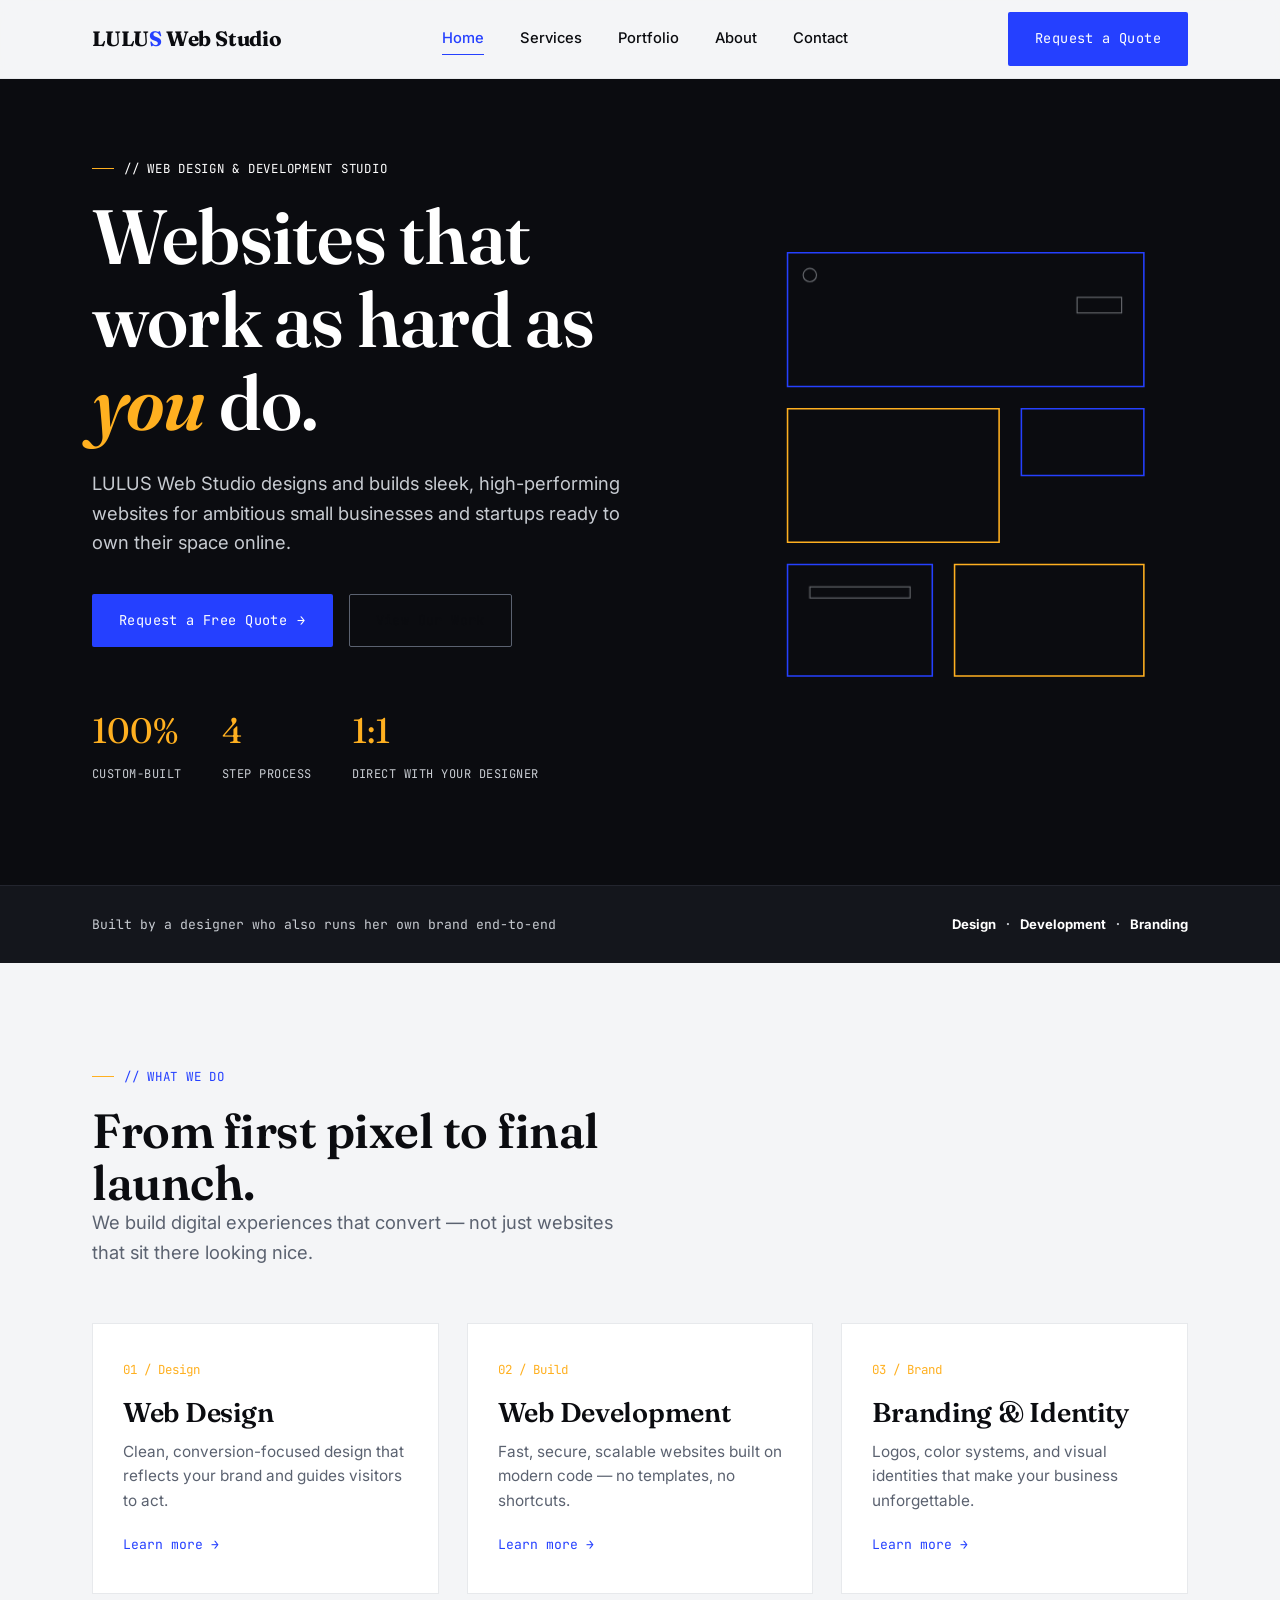
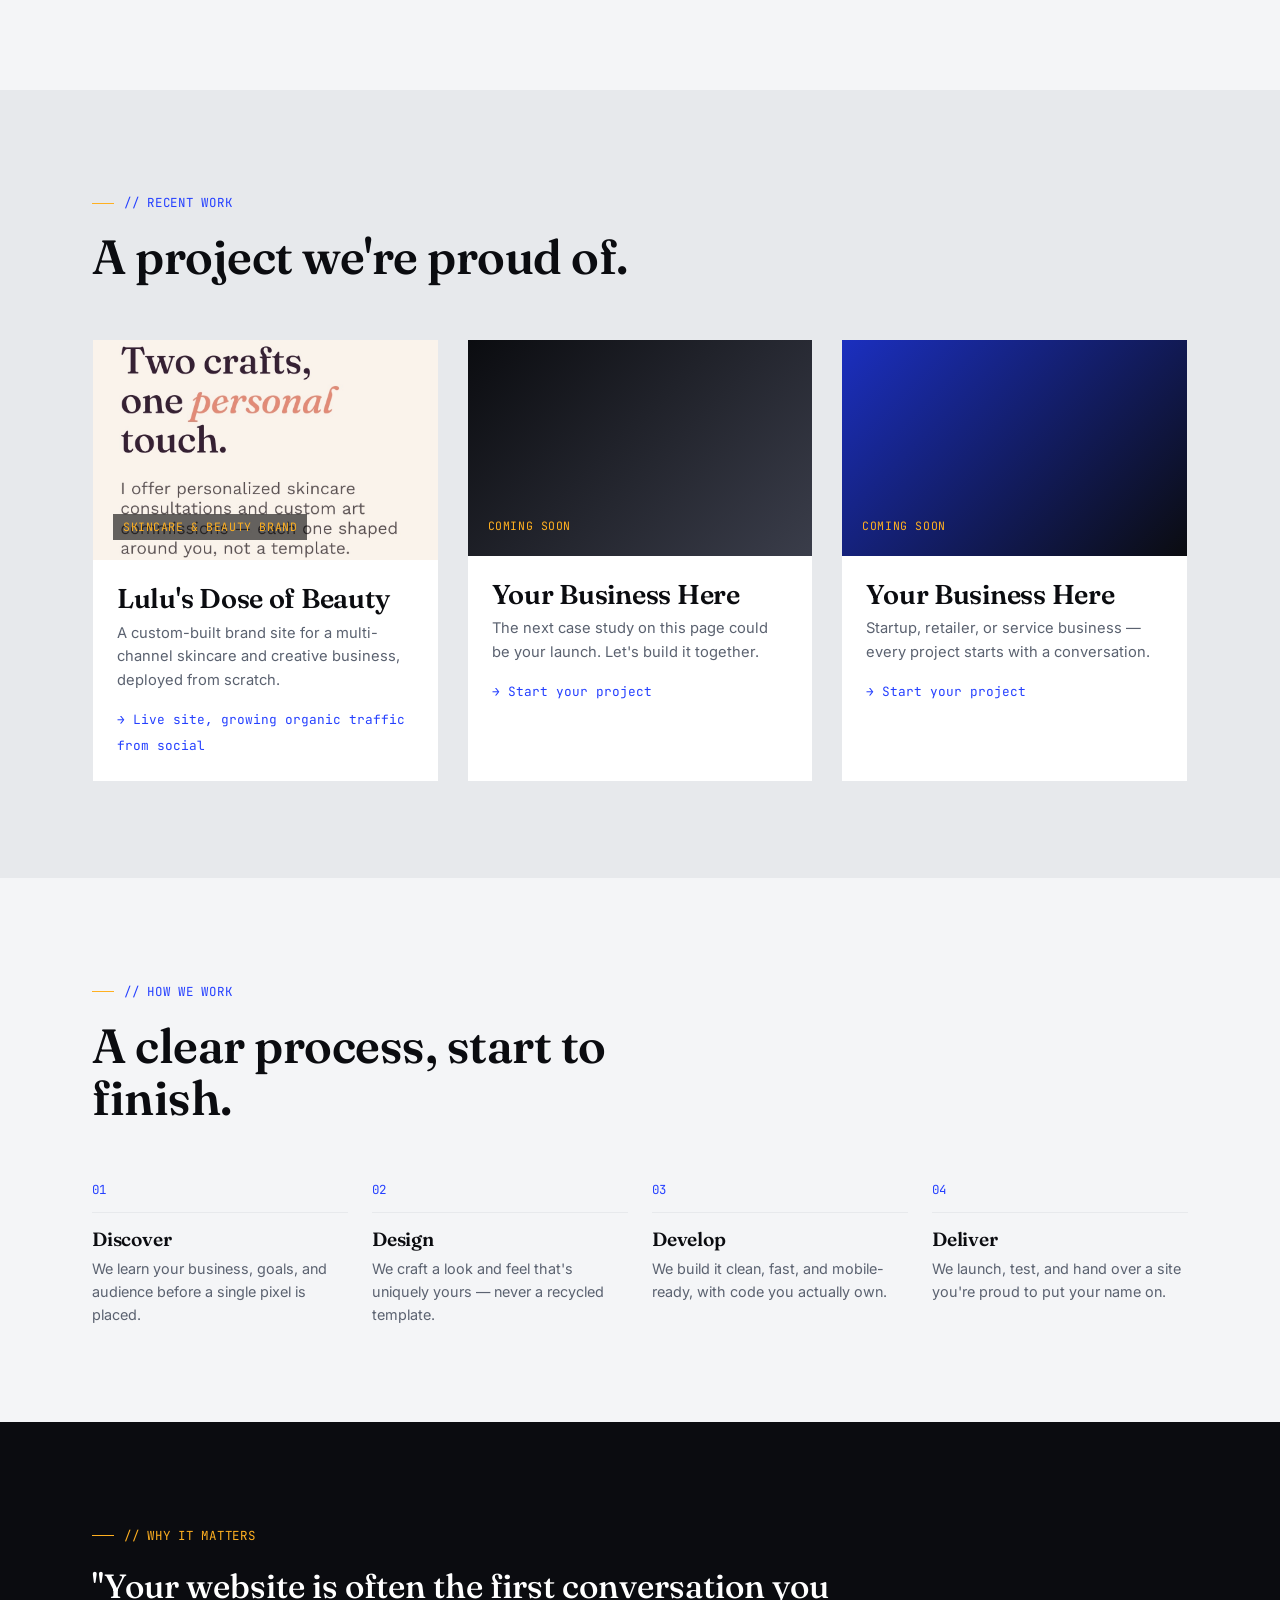
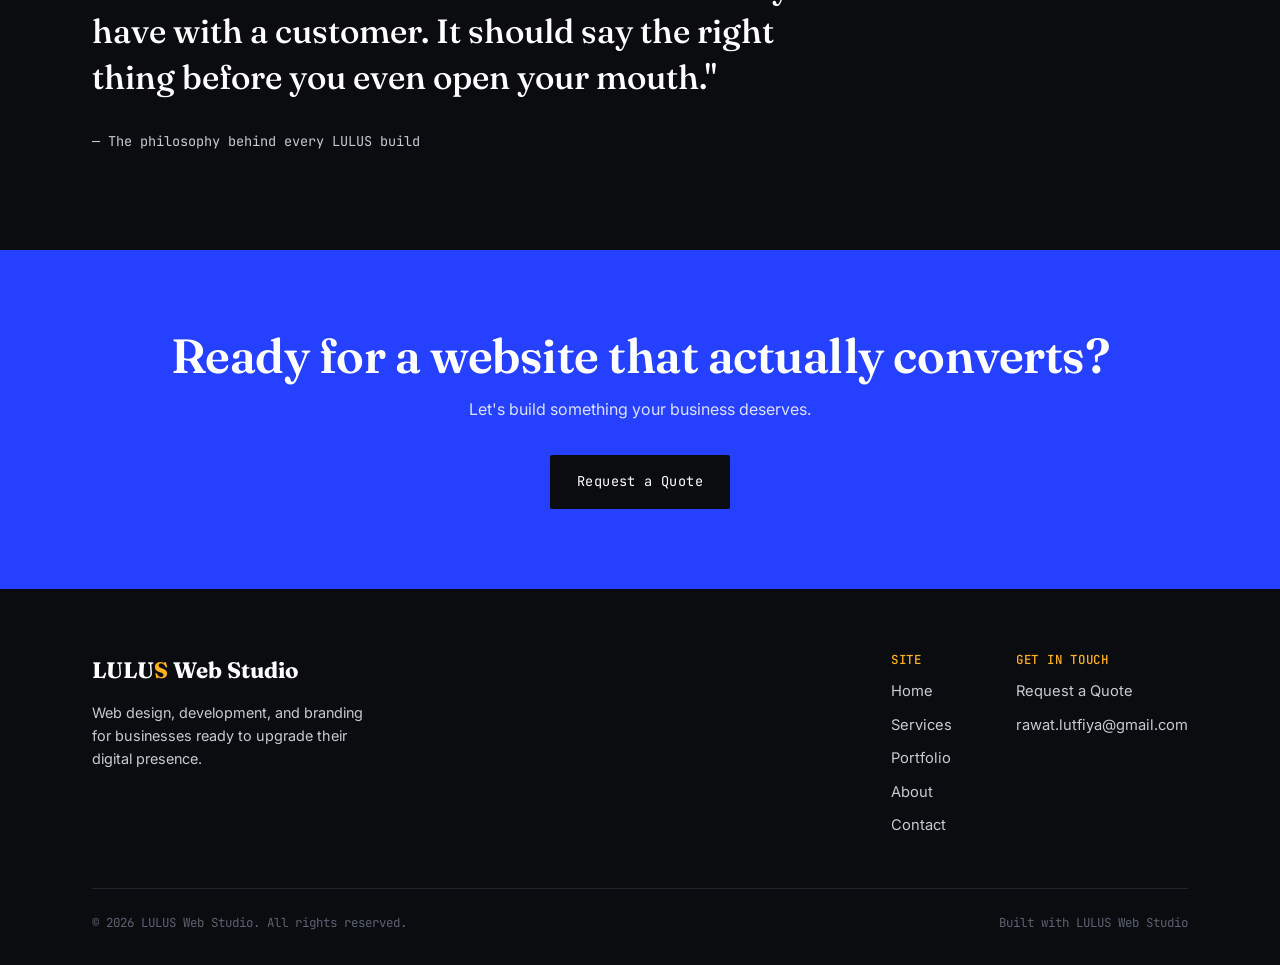
<file: index.html>
<!DOCTYPE html>
<html lang="en">
<head>
<meta charset="UTF-8">
<meta name="viewport" content="width=device-width, initial-scale=1.0">
<title>LULUS Web Studio — Websites That Work as Hard as You Do</title>
<meta name="description" content="LULUS Web Studio designs and builds sleek, high-performing websites for ambitious small businesses and startups.">
<link rel="stylesheet" href="styles.css">
</head>
<body>

<header class="site-header">
  <div class="wrap">
    <a href="index.html" class="logo">LULU<span>S</span> Web Studio</a>
    <nav class="nav-links" id="nav-links">
      <a href="index.html" aria-current="page">Home</a>
      <a href="services.html">Services</a>
      <a href="portfolio.html">Portfolio</a>
      <a href="about.html">About</a>
      <a href="contact.html">Contact</a>
      <a href="contact.html" class="btn btn-primary">Request a Quote</a>
    </nav>
    <div class="nav-cta">
      <a href="contact.html" class="btn btn-primary">Request a Quote</a>
      <button class="nav-toggle" aria-label="Toggle menu" aria-expanded="false">
        <span></span><span></span><span></span>
      </button>
    </div>
  </div>
</header>

<section class="hero">
  <div class="wrap hero-grid">
    <div>
      <p class="eyebrow on-dark">// Web Design &amp; Development Studio</p>
      <h1>Websites that work as hard as <em>you</em> do.</h1>
      <p class="lede" style="color:var(--mist); font-size:1.15rem; margin-top: 8px;">LULUS Web Studio designs and builds sleek, high-performing websites for ambitious small businesses and startups ready to own their space online.</p>
      <div class="hero-cta-row">
        <a href="contact.html" class="btn btn-primary">Request a Free Quote <span class="btn-arrow">→</span></a>
        <a href="portfolio.html" class="btn btn-ghost">View Our Work</a>
      </div>
      <div class="hero-stats">
        <div class="hero-stat">
          <span class="num">100%</span>
          <span class="label">Custom-Built</span>
        </div>
        <div class="hero-stat">
          <span class="num">4</span>
          <span class="label">Step Process</span>
        </div>
        <div class="hero-stat">
          <span class="num">1:1</span>
          <span class="label">Direct With Your Designer</span>
        </div>
      </div>
    </div>
    <div>
      <svg class="blueprint" viewBox="0 0 400 500" aria-hidden="true">
        <path d="M40 60 H360 V180 H40 Z" />
        <path class="accent" d="M40 200 H230 V320 H40 Z" />
        <path d="M250 200 H360 V260 H250 Z" />
        <path d="M40 340 H170 V440 H40 Z" />
        <path class="accent" d="M190 340 H360 V440 H190 Z" />
        <circle cx="60" cy="80" r="6" />
        <rect x="300" y="100" width="40" height="14" />
        <rect x="60" y="360" width="90" height="10" />
      </svg>
    </div>
  </div>
</section>

<div class="trust-bar">
  <div class="wrap trust-row">
    <span class="stat">Built by a designer who also runs her own brand end-to-end</span>
    <span class="stat"><strong>Design</strong> · <strong>Development</strong> · <strong>Branding</strong></span>
  </div>
</div>

<section>
  <div class="wrap">
    <div class="section-head">
      <p class="eyebrow">// What We Do</p>
      <h2>From first pixel to final launch.</h2>
      <p class="lede">We build digital experiences that convert — not just websites that sit there looking nice.</p>
    </div>
    <div class="grid-3">
      <div class="service-card">
        <span class="idx">01 / Design</span>
        <h3>Web Design</h3>
        <p>Clean, conversion-focused design that reflects your brand and guides visitors to act.</p>
        <a href="services.html" class="link">Learn more →</a>
      </div>
      <div class="service-card">
        <span class="idx">02 / Build</span>
        <h3>Web Development</h3>
        <p>Fast, secure, scalable websites built on modern code — no templates, no shortcuts.</p>
        <a href="services.html" class="link">Learn more →</a>
      </div>
      <div class="service-card">
        <span class="idx">03 / Brand</span>
        <h3>Branding &amp; Identity</h3>
        <p>Logos, color systems, and visual identities that make your business unforgettable.</p>
        <a href="services.html" class="link">Learn more →</a>
      </div>
    </div>
  </div>
</section>

<section class="on-paper-dim">
  <div class="wrap">
    <div class="section-head">
      <p class="eyebrow">// Recent Work</p>
      <h2>A project we're proud of.</h2>
    </div>
    <div class="grid-3">
      <div class="work-card">
       <div class="work-thumb" style="min-height:220px; background-image:url('Screenshot_20260711_111649_com_android_chrome_ChromeTabbedActivity_edit_65649254772296.jpg'); background-size:cover; background-position:center center;"><span class="tag" style="background:rgba(0,0,0,0.6); padding:4px 10px;">Skincare &amp; Beauty Brand</span></div>
        <div class="work-body">
          <h3>Lulu's Dose of Beauty</h3>
          <p>A custom-built brand site for a multi-channel skincare and creative business, deployed from scratch.</p>
          <span class="work-result">→ Live site, growing organic traffic from social</span>
        </div>
      </div>
      <div class="work-card">
        <div class="work-thumb" style="background:linear-gradient(135deg, var(--ink) 0%, #3A3D4A 100%);"><span class="tag">Coming Soon</span></div>
        <div class="work-body">
          <h3>Your Business Here</h3>
          <p>The next case study on this page could be your launch. Let's build it together.</p>
          <a href="contact.html" class="work-result">→ Start your project</a>
        </div>
      </div>
      <div class="work-card">
        <div class="work-thumb" style="background:linear-gradient(135deg, var(--cobalt-dim) 0%, var(--ink) 100%);"><span class="tag">Coming Soon</span></div>
        <div class="work-body">
          <h3>Your Business Here</h3>
          <p>Startup, retailer, or service business — every project starts with a conversation.</p>
          <a href="contact.html" class="work-result">→ Start your project</a>
        </div>
      </div>
    </div>
  </div>
</section>

<section>
  <div class="wrap">
    <div class="section-head">
      <p class="eyebrow">// How We Work</p>
      <h2>A clear process, start to finish.</h2>
    </div>
    <div class="process-row">
      <div class="process-step">
        <span class="idx">01</span>
        <h3>Discover</h3>
        <p>We learn your business, goals, and audience before a single pixel is placed.</p>
      </div>
      <div class="process-step">
        <span class="idx">02</span>
        <h3>Design</h3>
        <p>We craft a look and feel that's uniquely yours — never a recycled template.</p>
      </div>
      <div class="process-step">
        <span class="idx">03</span>
        <h3>Develop</h3>
        <p>We build it clean, fast, and mobile-ready, with code you actually own.</p>
      </div>
      <div class="process-step">
        <span class="idx">04</span>
        <h3>Deliver</h3>
        <p>We launch, test, and hand over a site you're proud to put your name on.</p>
      </div>
    </div>
  </div>
</section>

<section class="on-dark">
  <div class="wrap">
    <p class="eyebrow on-dark">// Why It Matters</p>
    <div class="testimonial-block">
      <blockquote>"Your website is often the first conversation you have with a customer. It should say the right thing before you even open your mouth."</blockquote>
      <cite>— The philosophy behind every LULUS build</cite>
    </div>
  </div>
</section>

<section class="cta-banner">
  <div class="wrap">
    <h2>Ready for a website that actually converts?</h2>
    <p>Let's build something your business deserves.</p>
    <a href="contact.html" class="btn btn-primary">Request a Quote</a>
  </div>
</section>

<footer class="site-footer">
  <div class="wrap">
    <div class="footer-top">
      <div>
        <div class="footer-logo">LULU<span>S</span> Web Studio</div>
        <p style="max-width:32ch; font-size:0.9rem;">Web design, development, and branding for businesses ready to upgrade their digital presence.</p>
      </div>
      <div class="footer-cols">
        <div class="footer-col">
          <h4>Site</h4>
          <a href="index.html">Home</a>
          <a href="services.html">Services</a>
          <a href="portfolio.html">Portfolio</a>
          <a href="about.html">About</a>
          <a href="contact.html">Contact</a>
        </div>
        <div class="footer-col">
          <h4>Get in Touch</h4>
          <a href="contact.html">Request a Quote</a>
          <p>rawat.lutfiya@gmail.com</p>
        </div>
      </div>
    </div>
    <div class="footer-bottom">
      <span>© 2026 LULUS Web Studio. All rights reserved.</span>
      <span>Built with LULUS Web Studio</span>
    </div>
  </div>
</footer>

<script src="script.js"></script>
</body>
</html>
</file>
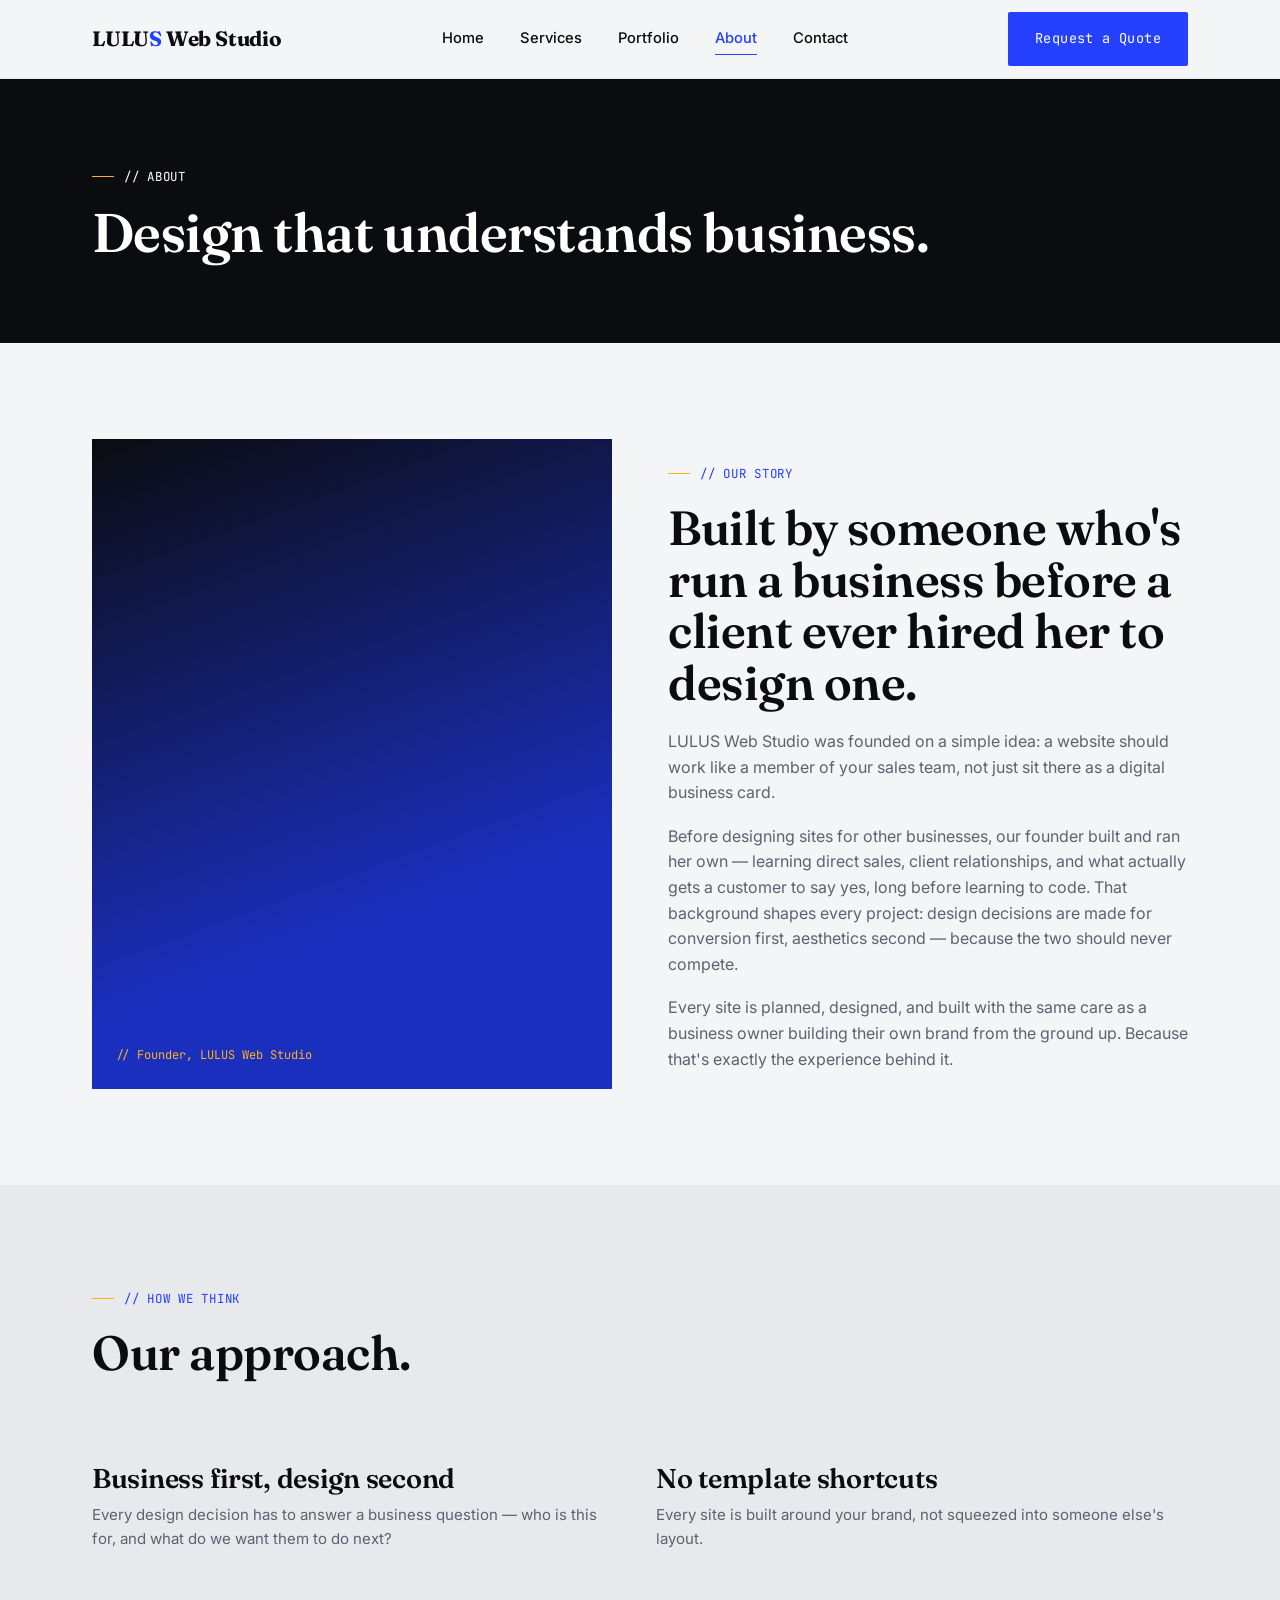
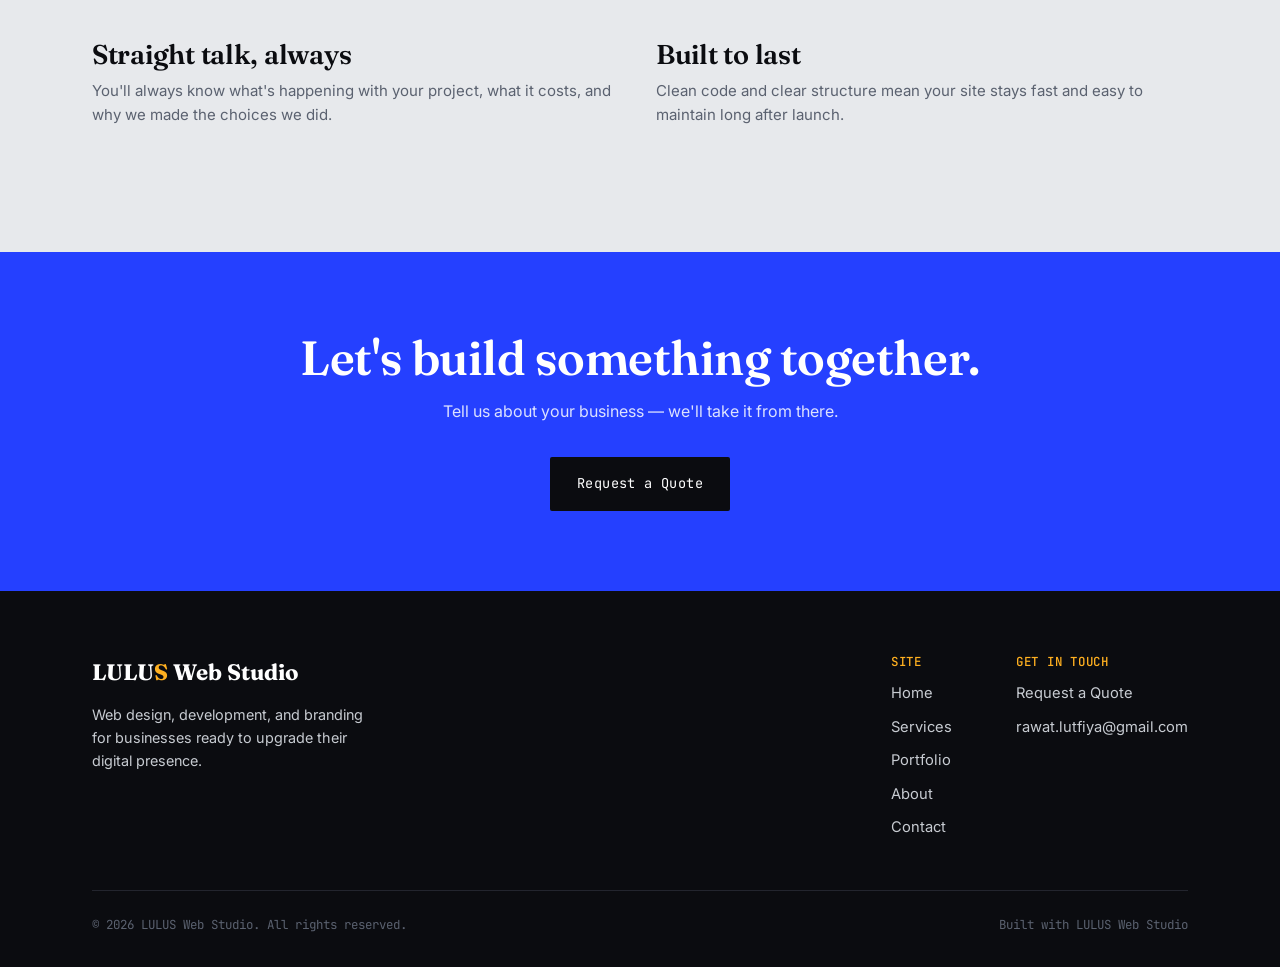
<file: about.html>
<!DOCTYPE html>
<html lang="en">
<head>
<meta charset="UTF-8">
<meta name="viewport" content="width=device-width, initial-scale=1.0">
<title>About — LULUS Web Studio</title>
<meta name="description" content="Meet LULUS Web Studio — a design and development studio built for small businesses ready to invest in their digital presence.">
<link rel="stylesheet" href="styles.css">
</head>
<body>

<header class="site-header">
  <div class="wrap">
    <a href="index.html" class="logo">LULU<span>S</span> Web Studio</a>
    <nav class="nav-links" id="nav-links">
      <a href="index.html">Home</a>
      <a href="services.html">Services</a>
      <a href="portfolio.html">Portfolio</a>
      <a href="about.html" aria-current="page">About</a>
      <a href="contact.html">Contact</a>
      <a href="contact.html" class="btn btn-primary">Request a Quote</a>
    </nav>
    <div class="nav-cta">
      <a href="contact.html" class="btn btn-primary">Request a Quote</a>
      <button class="nav-toggle" aria-label="Toggle menu" aria-expanded="false">
        <span></span><span></span><span></span>
      </button>
    </div>
  </div>
</header>

<section class="page-intro">
  <div class="wrap">
    <p class="eyebrow on-dark">// About</p>
    <h1>Design that understands business.</h1>
  </div>
</section>

<section>
  <div class="wrap about-hero">
    <div class="about-portrait">
      <span>// Founder, LULUS Web Studio</span>
    </div>
    <div>
      <p class="eyebrow">// Our Story</p>
      <h2 style="margin-bottom:20px;">Built by someone who's run a business before a client ever hired her to design one.</h2>
      <p style="color:var(--slate); margin-bottom:18px;">LULUS Web Studio was founded on a simple idea: a website should work like a member of your sales team, not just sit there as a digital business card.</p>
      <p style="color:var(--slate); margin-bottom:18px;">Before designing sites for other businesses, our founder built and ran her own — learning direct sales, client relationships, and what actually gets a customer to say yes, long before learning to code. That background shapes every project: design decisions are made for conversion first, aesthetics second — because the two should never compete.</p>
      <p style="color:var(--slate);">Every site is planned, designed, and built with the same care as a business owner building their own brand from the ground up. Because that's exactly the experience behind it.</p>
    </div>
  </div>
</section>

<section class="on-paper-dim">
  <div class="wrap">
    <div class="section-head">
      <p class="eyebrow">// How We Think</p>
      <h2>Our approach.</h2>
    </div>
    <div class="value-list">
      <div class="value-item">
        <h3>Business first, design second</h3>
        <p>Every design decision has to answer a business question — who is this for, and what do we want them to do next?</p>
      </div>
      <div class="value-item">
        <h3>No template shortcuts</h3>
        <p>Every site is built around your brand, not squeezed into someone else's layout.</p>
      </div>
      <div class="value-item">
        <h3>Straight talk, always</h3>
        <p>You'll always know what's happening with your project, what it costs, and why we made the choices we did.</p>
      </div>
      <div class="value-item">
        <h3>Built to last</h3>
        <p>Clean code and clear structure mean your site stays fast and easy to maintain long after launch.</p>
      </div>
    </div>
  </div>
</section>

<section class="cta-banner">
  <div class="wrap">
    <h2>Let's build something together.</h2>
    <p>Tell us about your business — we'll take it from there.</p>
    <a href="contact.html" class="btn btn-primary">Request a Quote</a>
  </div>
</section>

<footer class="site-footer">
  <div class="wrap">
    <div class="footer-top">
      <div>
        <div class="footer-logo">LULU<span>S</span> Web Studio</div>
        <p style="max-width:32ch; font-size:0.9rem;">Web design, development, and branding for businesses ready to upgrade their digital presence.</p>
      </div>
      <div class="footer-cols">
        <div class="footer-col">
          <h4>Site</h4>
          <a href="index.html">Home</a>
          <a href="services.html">Services</a>
          <a href="portfolio.html">Portfolio</a>
          <a href="about.html">About</a>
          <a href="contact.html">Contact</a>
        </div>
        <div class="footer-col">
          <h4>Get in Touch</h4>
          <a href="contact.html">Request a Quote</a>
          <p>rawat.lutfiya@gmail.com</p>
        </div>
      </div>
    </div>
    <div class="footer-bottom">
      <span>© 2026 LULUS Web Studio. All rights reserved.</span>
      <span>Built with LULUS Web Studio</span>
    </div>
  </div>
</footer>

<script src="script.js"></script>
</body>
</html>
</file>
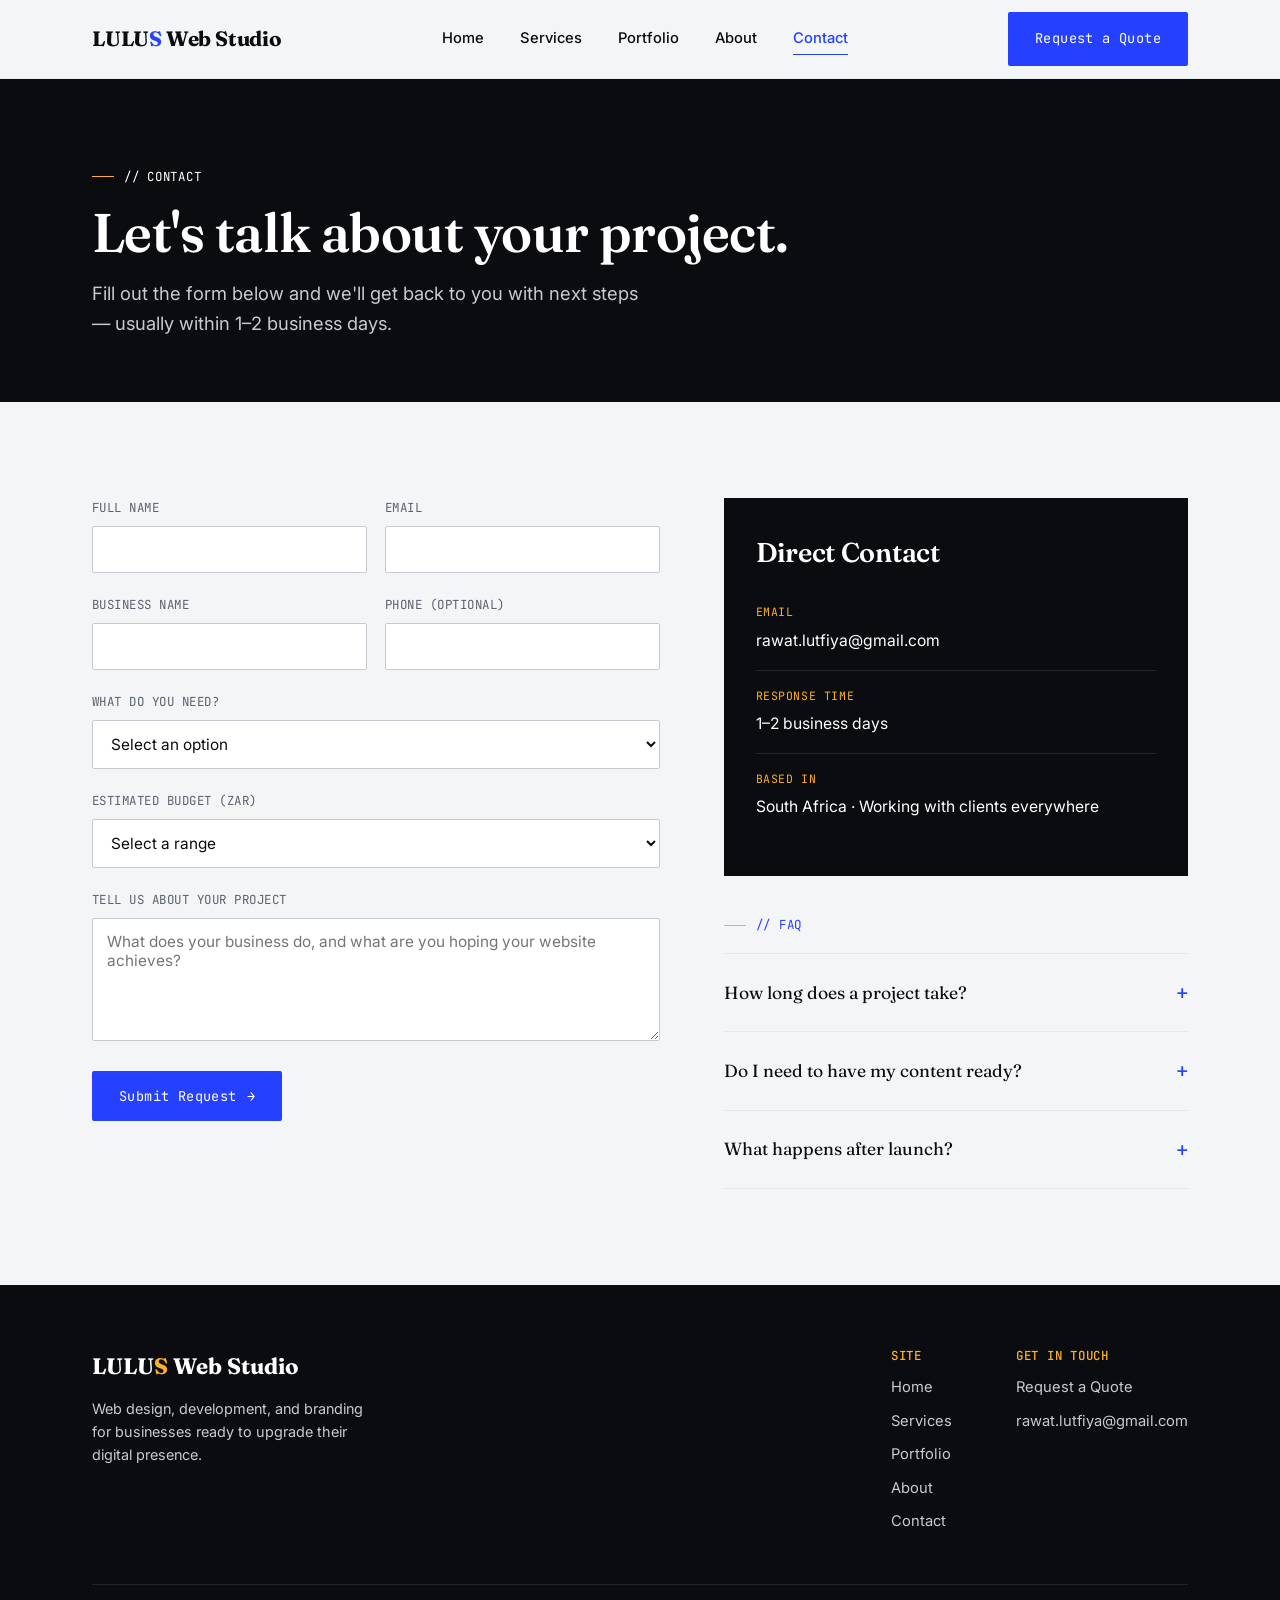
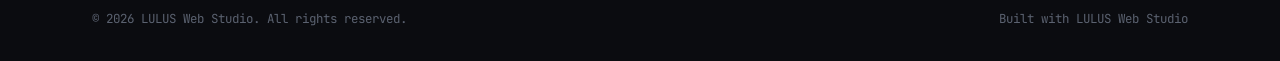
<file: contact.html>
<!DOCTYPE html>
<html lang="en">
<head>
<meta charset="UTF-8">
<meta name="viewport" content="width=device-width, initial-scale=1.0">
<title>Contact — LULUS Web Studio</title>
<meta name="description" content="Request a quote from LULUS Web Studio — tell us about your project and get a scoped proposal.">
<link rel="stylesheet" href="styles.css">
</head>
<body>

<header class="site-header">
  <div class="wrap">
    <a href="index.html" class="logo">LULU<span>S</span> Web Studio</a>
    <nav class="nav-links" id="nav-links">
      <a href="index.html">Home</a>
      <a href="services.html">Services</a>
      <a href="portfolio.html">Portfolio</a>
      <a href="about.html">About</a>
      <a href="contact.html" aria-current="page">Contact</a>
      <a href="contact.html" class="btn btn-primary">Request a Quote</a>
    </nav>
    <div class="nav-cta">
      <a href="contact.html" class="btn btn-primary">Request a Quote</a>
      <button class="nav-toggle" aria-label="Toggle menu" aria-expanded="false">
        <span></span><span></span><span></span>
      </button>
    </div>
  </div>
</header>

<section class="page-intro">
  <div class="wrap">
    <p class="eyebrow on-dark">// Contact</p>
    <h1>Let's talk about your project.</h1>
    <p class="lede" style="color:var(--mist);">Fill out the form below and we'll get back to you with next steps — usually within 1–2 business days.</p>
  </div>
</section>

<section>
  <div class="wrap contact-layout">
    <div>
      <div class="form-success" id="form-success">
        <strong>Thanks — your request is in.</strong> We'll be in touch within 1–2 business days to talk next steps.
      </div>

      <div class="form-error" id="form-error" style="display:none; background:#FDECEC; border-left:3px solid #D64545; padding:16px 20px; font-size:0.9rem; margin-bottom:22px;">
        Something went wrong sending your request — please try again, or email us directly at <a href="mailto:hello@lulusweb.studio">hello@lulusweb.studio</a>.
      </div>

      <form id="quote-form" action="https://formspree.io/f/mlgyqqkj" method="POST">
        <div class="form-row">
          <div class="form-group">
            <label for="name">Full Name</label>
            <input type="text" id="name" name="name" required>
          </div>
          <div class="form-group">
            <label for="email">Email</label>
            <input type="email" id="email" name="email" required>
          </div>
        </div>

        <div class="form-row">
          <div class="form-group">
            <label for="business">Business Name</label>
            <input type="text" id="business" name="business">
          </div>
          <div class="form-group">
            <label for="phone">Phone (optional)</label>
            <input type="tel" id="phone" name="phone">
          </div>
        </div>

        <div class="form-group">
          <label for="service">What do you need?</label>
          <select id="service" name="service" required>
            <option value="">Select an option</option>
            <option>New Website (Starter)</option>
            <option>New Website (Standard)</option>
            <option>New Website (Premium)</option>
            <option>Branding &amp; Identity Only</option>
            <option>Ongoing Support / Retainer</option>
            <option>Not Sure Yet</option>
          </select>
        </div>

        <div class="form-group">
          <label for="budget">Estimated Budget (ZAR)</label>
          <select id="budget" name="budget">
            <option value="">Select a range</option>
            <option>Under R5,000</option>
            <option>R5,000 – R15,000</option>
            <option>R15,000 – R30,000</option>
            <option>R30,000+</option>
            <option>Not sure yet</option>
          </select>
        </div>

        <div class="form-group">
          <label for="message">Tell us about your project</label>
          <textarea id="message" name="message" rows="5" placeholder="What does your business do, and what are you hoping your website achieves?" required></textarea>
        </div>

        <button type="submit" class="btn btn-primary" id="quote-submit-btn">Submit Request <span class="btn-arrow">→</span></button>
      </form>
    </div>

    <div>
      <div class="contact-info-card">
        <h3>Direct Contact</h3>
        <div class="info-row">
          <span class="label">Email</span>
          <a href="mailto:rawat.lutfiya@gmail.com">rawat.lutfiya@gmail.com</a> 
        </div>
        <div class="info-row">
          <span class="label">Response Time</span>
          <span>1–2 business days</span>
        </div>
        <div class="info-row">
          <span class="label">Based In</span>
          <span>South Africa · Working with clients everywhere</span>
        </div>
      </div>

      <div style="margin-top:32px;">
        <p class="eyebrow">// FAQ</p>
        <div class="faq-item">
          <details>
            <summary>How long does a project take?</summary>
            <p>Most Starter and Standard sites take 2–4 weeks from kickoff to launch, depending on how quickly content and feedback come back.</p>
          </details>
        </div>
        <div class="faq-item">
          <details>
            <summary>Do I need to have my content ready?</summary>
            <p>No — we can guide you through what's needed, and offer copywriting support as part of Premium packages.</p>
          </details>
        </div>
        <div class="faq-item">
          <details>
            <summary>What happens after launch?</summary>
            <p>You own your site outright. If you'd like ongoing updates and support, monthly retainer plans are available.</p>
          </details>
        </div>
      </div>
    </div>
  </div>
</section>

<footer class="site-footer">
  <div class="wrap">
    <div class="footer-top">
      <div>
        <div class="footer-logo">LULU<span>S</span> Web Studio</div>
        <p style="max-width:32ch; font-size:0.9rem;">Web design, development, and branding for businesses ready to upgrade their digital presence.</p>
      </div>
      <div class="footer-cols">
        <div class="footer-col">
          <h4>Site</h4>
          <a href="index.html">Home</a>
          <a href="services.html">Services</a>
          <a href="portfolio.html">Portfolio</a>
          <a href="about.html">About</a>
          <a href="contact.html">Contact</a>
        </div>
        <div class="footer-col">
          <h4>Get in Touch</h4>
          <a href="contact.html">Request a Quote</a>
          <p>rawat.lutfiya@gmail.com</p>
        </div>
      </div>
    </div>
    <div class="footer-bottom">
      <span>© 2026 LULUS Web Studio. All rights reserved.</span>
      <span>Built with LULUS Web Studio</span>
    </div>
  </div>
</footer>

<script src="script.js"></script>
</body>
</html>
</file>
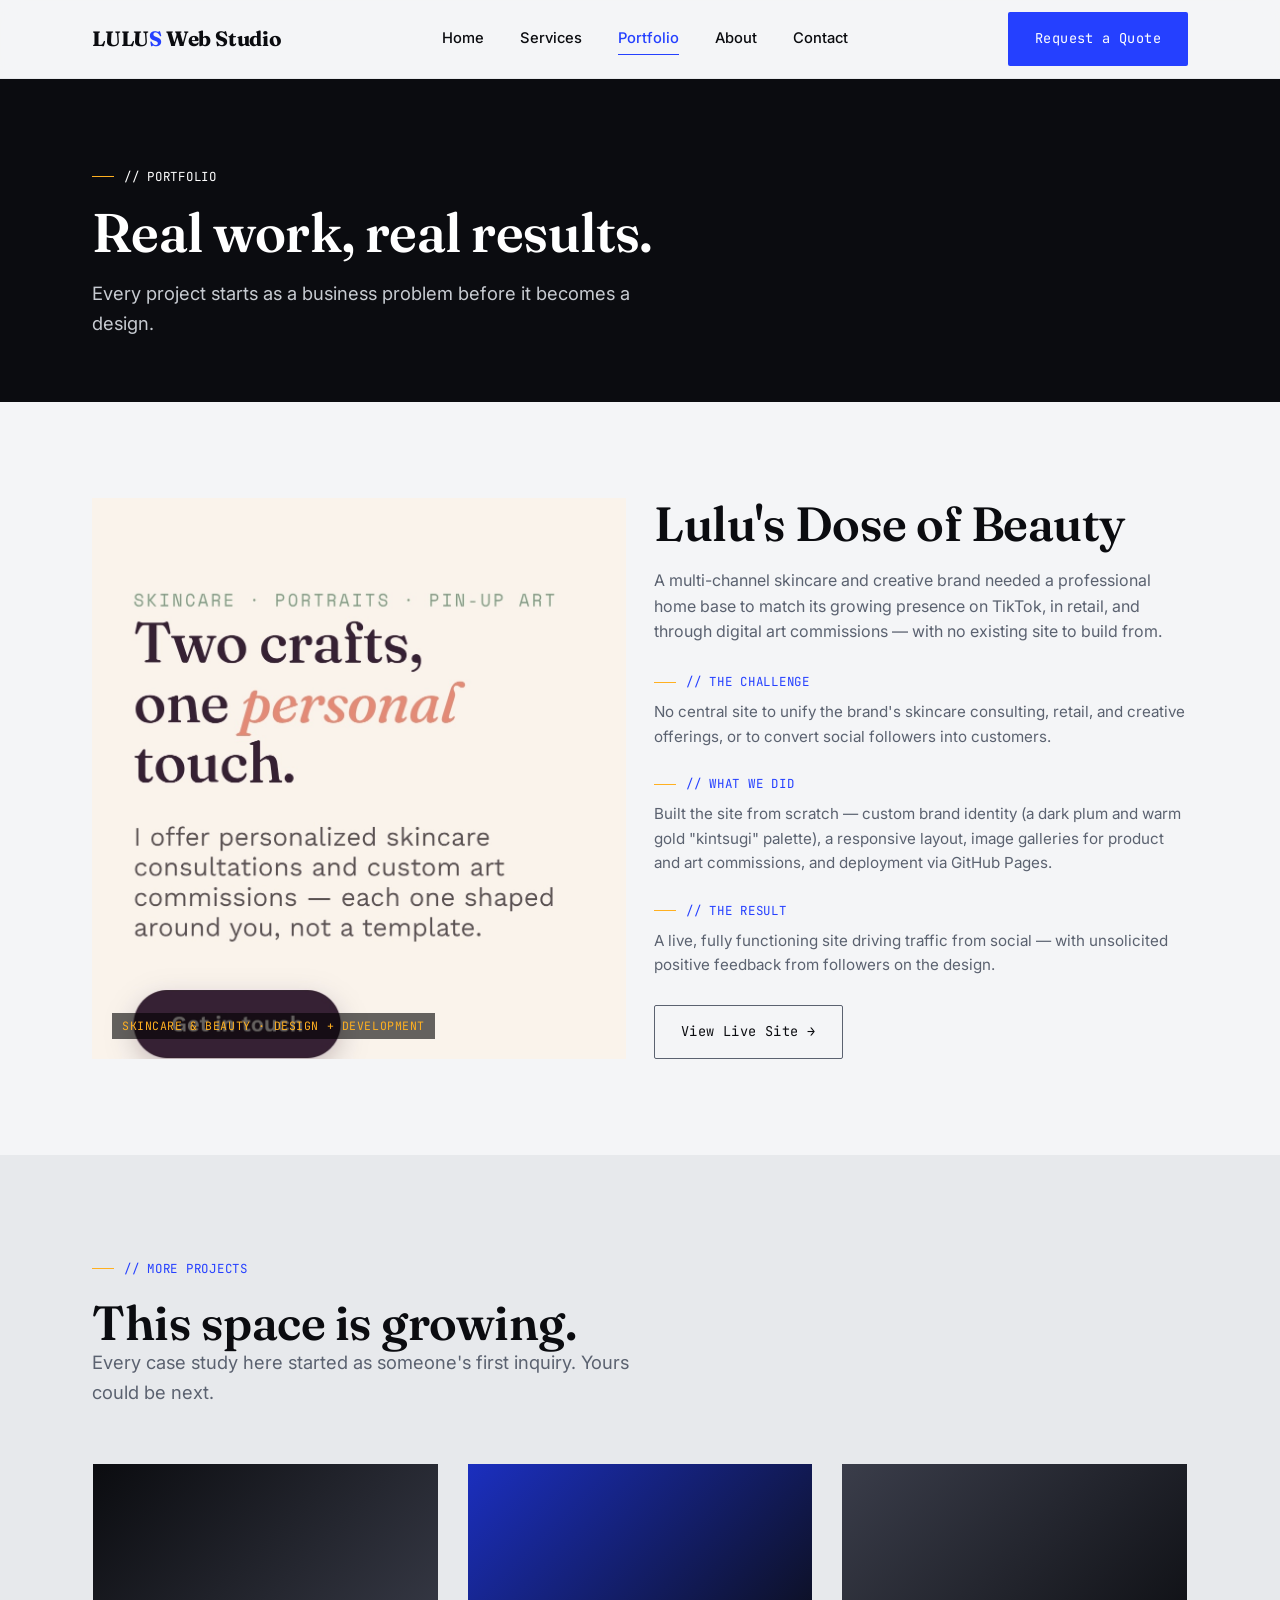
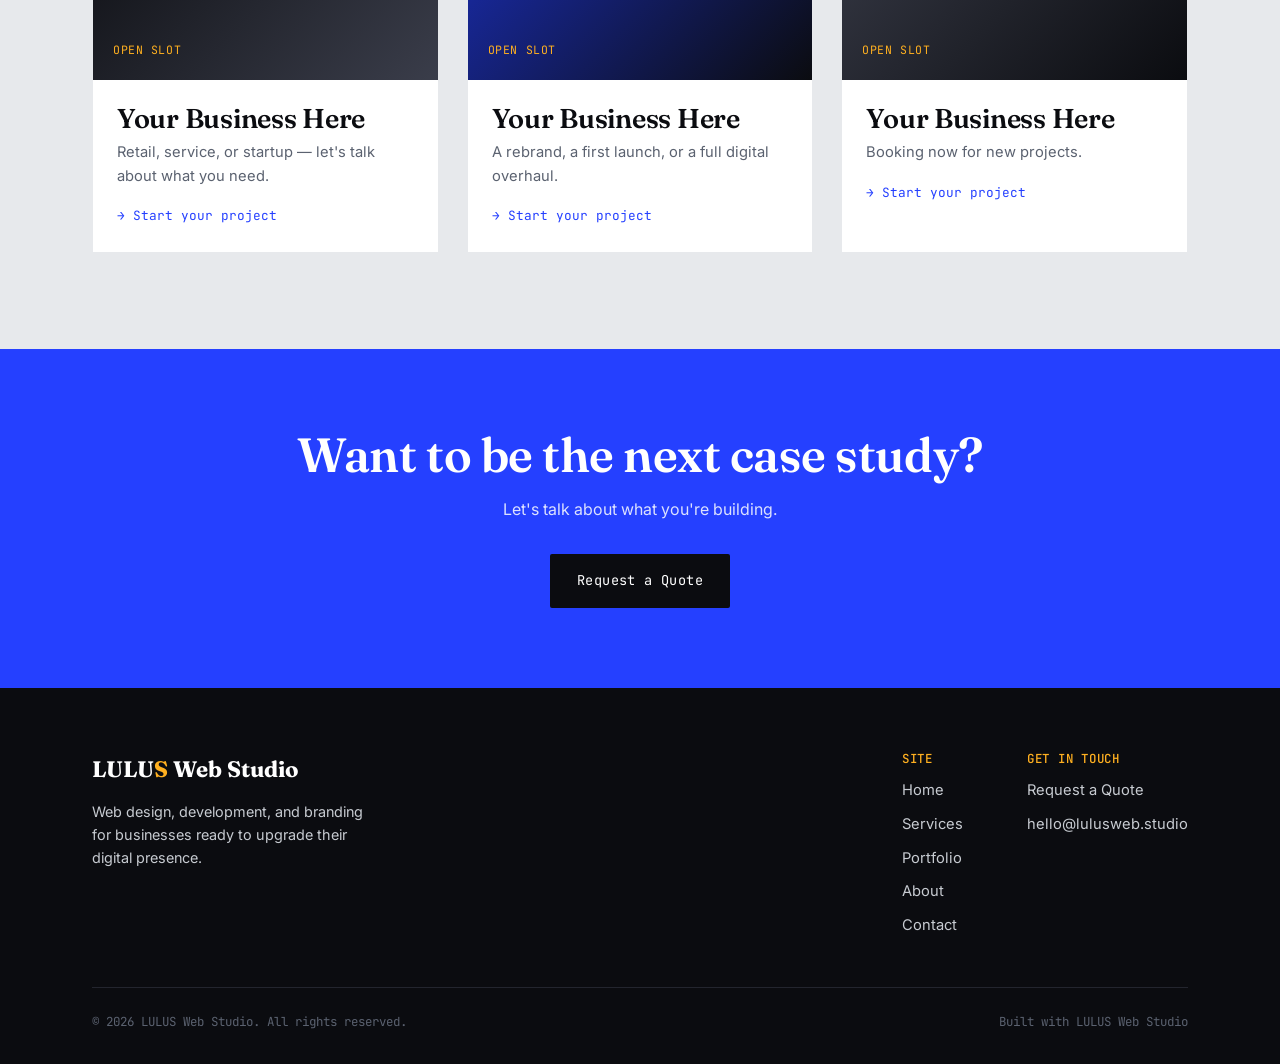
<file: portfolio.html>
<!DOCTYPE html>
<html lang="en">
<head>
<meta charset="UTF-8">
<meta name="viewport" content="width=device-width, initial-scale=1.0">
<title>Portfolio — LULUS Web Studio</title>
<meta name="description" content="Case studies and recent work from LULUS Web Studio.">
<link rel="stylesheet" href="styles.css">
</head>
<body>

<header class="site-header">
  <div class="wrap">
    <a href="index.html" class="logo">LULU<span>S</span> Web Studio</a>
    <nav class="nav-links" id="nav-links">
      <a href="index.html">Home</a>
      <a href="services.html">Services</a>
      <a href="portfolio.html" aria-current="page">Portfolio</a>
      <a href="about.html">About</a>
      <a href="contact.html">Contact</a>
      <a href="contact.html" class="btn btn-primary">Request a Quote</a>
    </nav>
    <div class="nav-cta">
      <a href="contact.html" class="btn btn-primary">Request a Quote</a>
      <button class="nav-toggle" aria-label="Toggle menu" aria-expanded="false">
        <span></span><span></span><span></span>
      </button>
    </div>
  </div>
</header>

<section class="page-intro">
  <div class="wrap">
    <p class="eyebrow on-dark">// Portfolio</p>
    <h1>Real work, real results.</h1>
    <p class="lede" style="color:var(--mist);">Every project starts as a business problem before it becomes a design.</p>
  </div>
</section>

<section>
  <div class="wrap">
    <div class="grid-2" style="align-items:stretch;">
      <div class="work-thumb" style="aspect-ratio:auto; min-height:220px; align-items:flex-end;background-image:url('Screenshot_20260711_111649_com_android_chrome_ChromeTabbedActivity_edit_65649254772296.jpg'); background-size:cover; background-position:center center;">
        <span class="tag" style="background:rgba(0,0,0,0.6); padding:4px 10px;">Skincare &amp; Beauty · Design + Development</span>
      </div>
      <div>
        <h2 style="margin-bottom:18px;">Lulu's Dose of Beauty</h2>
        <p style="color:var(--slate); margin-bottom:20px;">A multi-channel skincare and creative brand needed a professional home base to match its growing presence on TikTok, in retail, and through digital art commissions — with no existing site to build from.</p>

        <div style="margin-bottom:18px;">
          <p class="eyebrow" style="margin-bottom:8px;">// The Challenge</p>
          <p style="color:var(--slate); font-size:0.95rem;">No central site to unify the brand's skincare consulting, retail, and creative offerings, or to convert social followers into customers.</p>
        </div>

        <div style="margin-bottom:18px;">
          <p class="eyebrow" style="margin-bottom:8px;">// What We Did</p>
          <p style="color:var(--slate); font-size:0.95rem;">Built the site from scratch — custom brand identity (a dark plum and warm gold "kintsugi" palette), a responsive layout, image galleries for product and art commissions, and deployment via GitHub Pages.</p>
        </div>

        <div style="margin-bottom:28px;">
          <p class="eyebrow" style="margin-bottom:8px;">// The Result</p>
          <p style="color:var(--slate); font-size:0.95rem;">A live, fully functioning site driving traffic from social — with unsolicited positive feedback from followers on the design.</p>
        </div>

        <a href="https://lutfiyarawat.github.io/lulus-dose-of-beauty/" target="_blank" rel="noopener" class="btn btn-ghost">View Live Site →</a>
      </div>
    </div>
  </div>
</section>

<section class="on-paper-dim">
  <div class="wrap">
    <div class="section-head">
      <p class="eyebrow">// More Projects</p>
      <h2>This space is growing.</h2>
      <p class="lede">Every case study here started as someone's first inquiry. Yours could be next.</p>
    </div>
    <div class="grid-3">
      <div class="work-card">
        <div class="work-thumb" style="background:linear-gradient(135deg, var(--ink) 0%, #3A3D4A 100%);"><span class="tag">Open Slot</span></div>
        <div class="work-body">
          <h3>Your Business Here</h3>
          <p>Retail, service, or startup — let's talk about what you need.</p>
          <a href="contact.html" class="work-result">→ Start your project</a>
        </div>
      </div>
      <div class="work-card">
        <div class="work-thumb" style="background:linear-gradient(135deg, var(--cobalt-dim) 0%, var(--ink) 100%);"><span class="tag">Open Slot</span></div>
        <div class="work-body">
          <h3>Your Business Here</h3>
          <p>A rebrand, a first launch, or a full digital overhaul.</p>
          <a href="contact.html" class="work-result">→ Start your project</a>
        </div>
      </div>
      <div class="work-card">
        <div class="work-thumb" style="background:linear-gradient(135deg, #3A3D4A 0%, var(--ink) 100%);"><span class="tag">Open Slot</span></div>
        <div class="work-body">
          <h3>Your Business Here</h3>
          <p>Booking now for new projects.</p>
          <a href="contact.html" class="work-result">→ Start your project</a>
        </div>
      </div>
    </div>
  </div>
</section>

<section class="cta-banner">
  <div class="wrap">
    <h2>Want to be the next case study?</h2>
    <p>Let's talk about what you're building.</p>
    <a href="contact.html" class="btn btn-primary">Request a Quote</a>
  </div>
</section>

<footer class="site-footer">
  <div class="wrap">
    <div class="footer-top">
      <div>
        <div class="footer-logo">LULU<span>S</span> Web Studio</div>
        <p style="max-width:32ch; font-size:0.9rem;">Web design, development, and branding for businesses ready to upgrade their digital presence.</p>
      </div>
      <div class="footer-cols">
        <div class="footer-col">
          <h4>Site</h4>
          <a href="index.html">Home</a>
          <a href="services.html">Services</a>
          <a href="portfolio.html">Portfolio</a>
          <a href="about.html">About</a>
          <a href="contact.html">Contact</a>
        </div>
        <div class="footer-col">
          <h4>Get in Touch</h4>
          <a href="contact.html">Request a Quote</a>
          <p>hello@lulusweb.studio</p>
        </div>
      </div>
    </div>
    <div class="footer-bottom">
      <span>© 2026 LULUS Web Studio. All rights reserved.</span>
      <span>Built with LULUS Web Studio</span>
    </div>
  </div>
</footer>

<script src="script.js"></script>
</body>
</html>
</file>
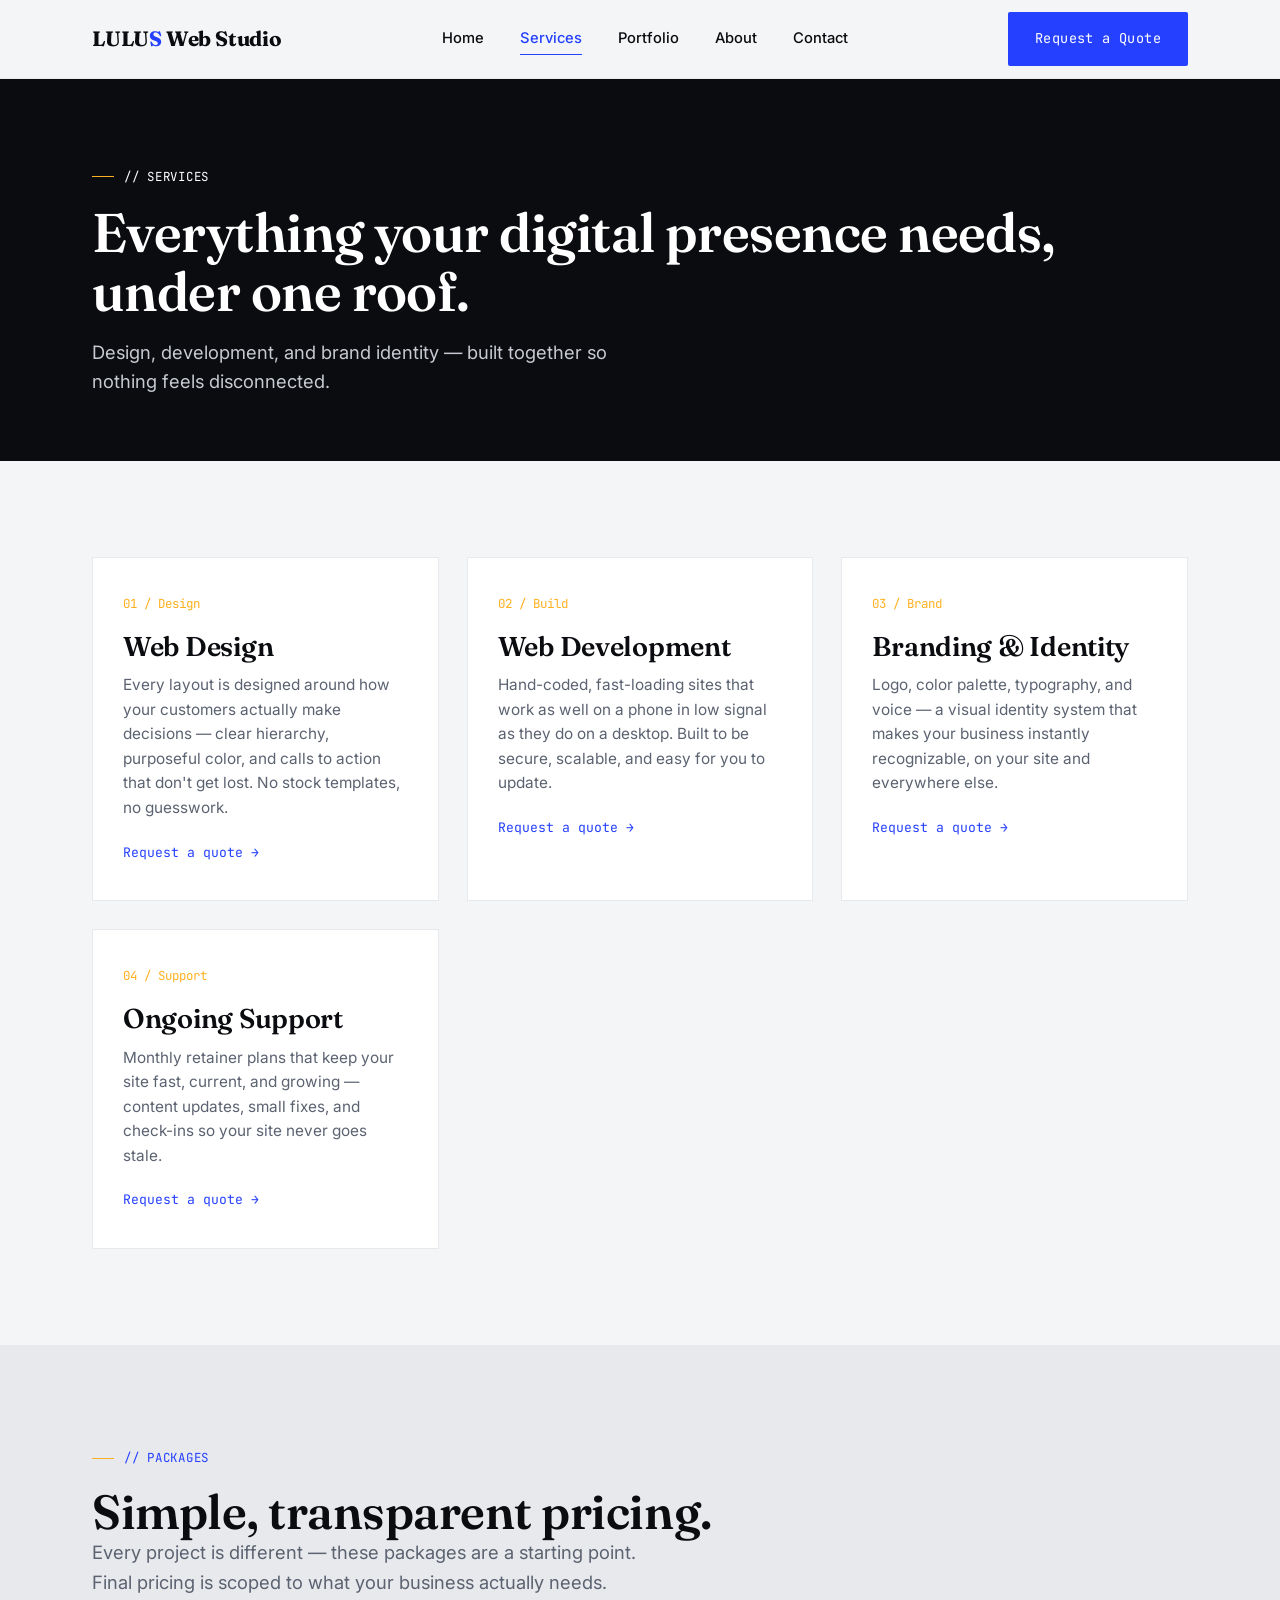
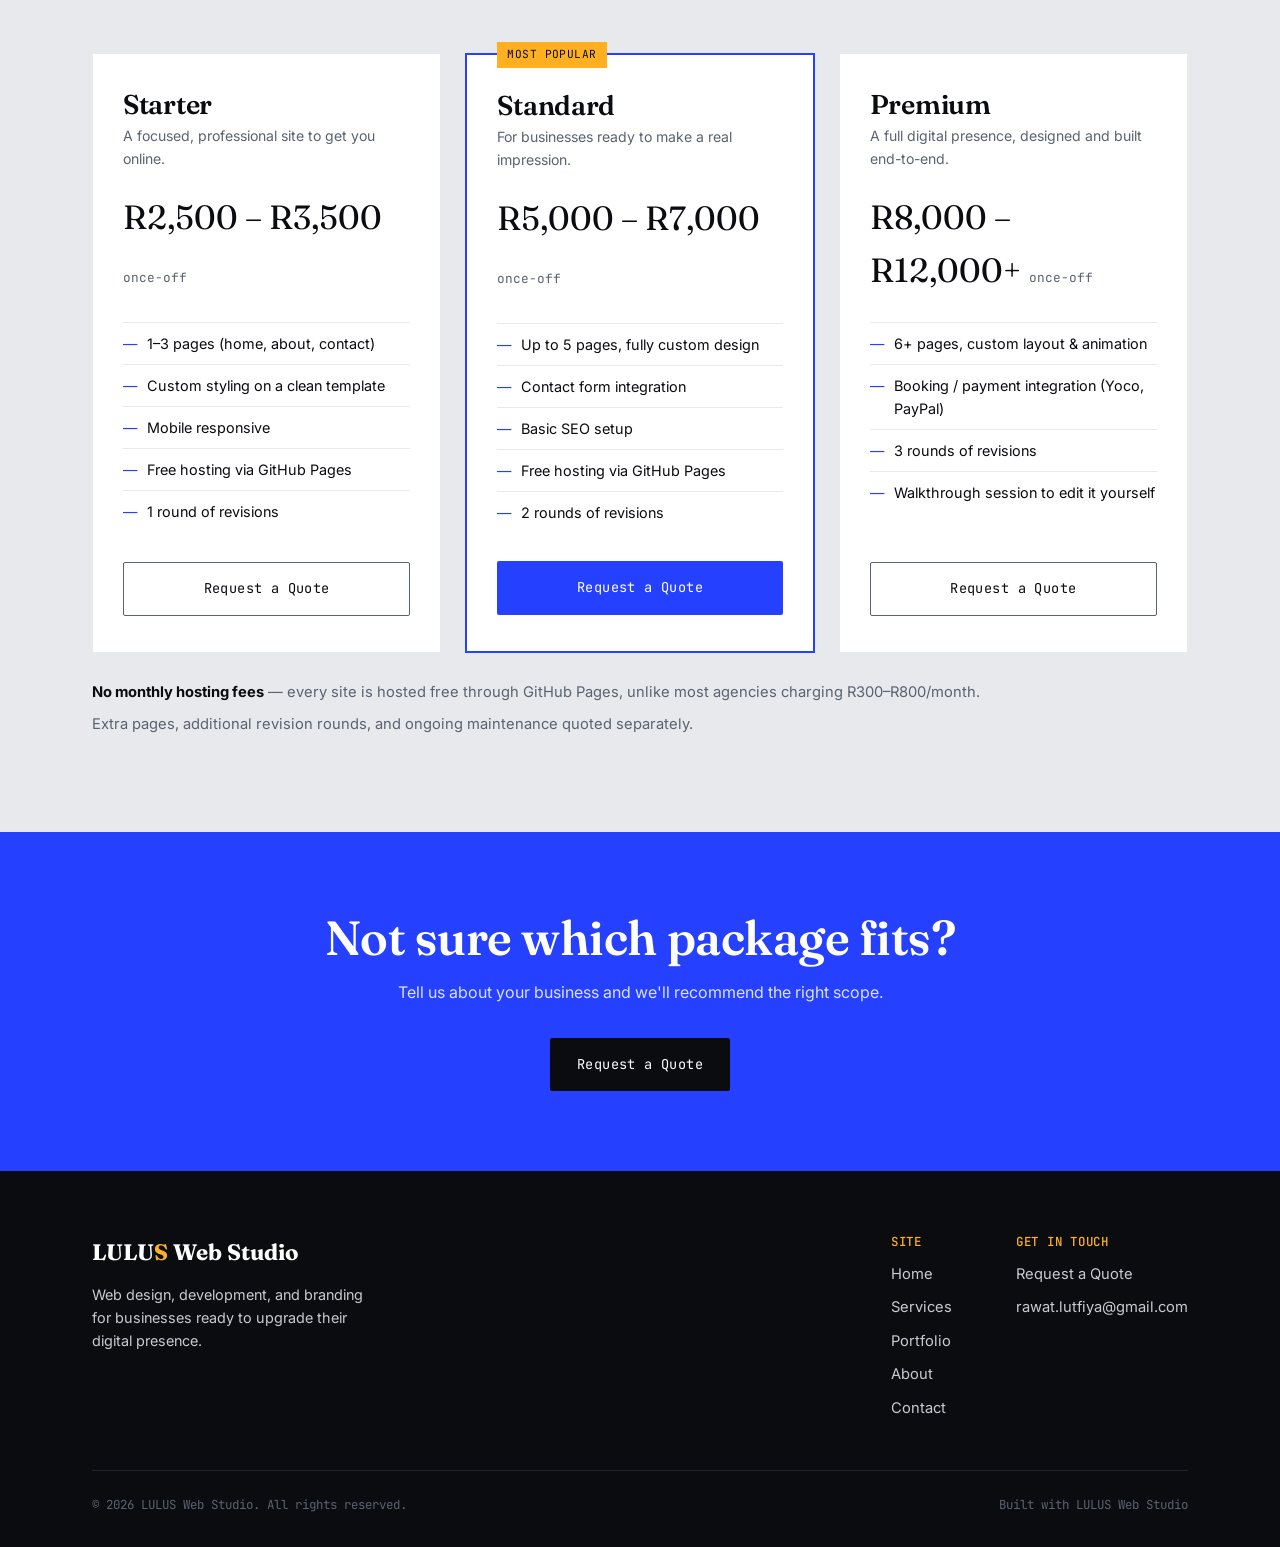
<file: services.html>
<!DOCTYPE html>
<html lang="en">
<head>
<meta charset="UTF-8">
<meta name="viewport" content="width=device-width, initial-scale=1.0">
<title>Services — LULUS Web Studio</title>
<meta name="description" content="Web design, development, branding, and ongoing support — LULUS Web Studio packages built for small businesses and startups.">
<link rel="stylesheet" href="styles.css">
</head>
<body>

<header class="site-header">
  <div class="wrap">
    <a href="index.html" class="logo">LULU<span>S</span> Web Studio</a>
    <nav class="nav-links" id="nav-links">
      <a href="index.html">Home</a>
      <a href="services.html" aria-current="page">Services</a>
      <a href="portfolio.html">Portfolio</a>
      <a href="about.html">About</a>
      <a href="contact.html">Contact</a>
      <a href="contact.html" class="btn btn-primary">Request a Quote</a>
    </nav>
    <div class="nav-cta">
      <a href="contact.html" class="btn btn-primary">Request a Quote</a>
      <button class="nav-toggle" aria-label="Toggle menu" aria-expanded="false">
        <span></span><span></span><span></span>
      </button>
    </div>
  </div>
</header>

<section class="page-intro">
  <div class="wrap">
    <p class="eyebrow on-dark">// Services</p>
    <h1>Everything your digital presence needs, under one roof.</h1>
    <p class="lede" style="color:var(--mist);">Design, development, and brand identity — built together so nothing feels disconnected.</p>
  </div>
</section>

<section>
  <div class="wrap">
    <div class="grid-3">
      <div class="service-card">
        <span class="idx">01 / Design</span>
        <h3>Web Design</h3>
        <p>Every layout is designed around how your customers actually make decisions — clear hierarchy, purposeful color, and calls to action that don't get lost. No stock templates, no guesswork.</p>
        <a href="contact.html" class="link">Request a quote →</a>
      </div>
      <div class="service-card">
        <span class="idx">02 / Build</span>
        <h3>Web Development</h3>
        <p>Hand-coded, fast-loading sites that work as well on a phone in low signal as they do on a desktop. Built to be secure, scalable, and easy for you to update.</p>
        <a href="contact.html" class="link">Request a quote →</a>
      </div>
      <div class="service-card">
        <span class="idx">03 / Brand</span>
        <h3>Branding &amp; Identity</h3>
        <p>Logo, color palette, typography, and voice — a visual identity system that makes your business instantly recognizable, on your site and everywhere else.</p>
        <a href="contact.html" class="link">Request a quote →</a>
      </div>
      <div class="service-card">
        <span class="idx">04 / Support</span>
        <h3>Ongoing Support</h3>
        <p>Monthly retainer plans that keep your site fast, current, and growing — content updates, small fixes, and check-ins so your site never goes stale.</p>
        <a href="contact.html" class="link">Request a quote →</a>
      </div>
    </div>
  </div>
</section>

<section class="on-paper-dim">
  <div class="wrap">
    <div class="section-head">
      <p class="eyebrow">// Packages</p>
      <h2>Simple, transparent pricing.</h2>
      <p class="lede">Every project is different — these packages are a starting point. Final pricing is scoped to what your business actually needs.</p>
    </div>
    <div class="pricing-grid">
      <div class="price-card">
        <h3>Starter</h3>
        <p class="tagline">A focused, professional site to get you online.</p>
        <div class="price">R2,500 – R3,500<span> once-off</span></div>
        <ul>
          <li>1–3 pages (home, about, contact)</li>
          <li>Custom styling on a clean template</li>
          <li>Mobile responsive</li>
          <li>Free hosting via GitHub Pages</li>
          <li>1 round of revisions</li>
        </ul>
        <a href="contact.html" class="btn btn-ghost" style="width:100%; justify-content:center;">Request a Quote</a>
      </div>
      <div class="price-card featured">
        <h3>Standard</h3>
        <p class="tagline">For businesses ready to make a real impression.</p>
        <div class="price">R5,000 – R7,000<span> once-off</span></div>
        <ul>
          <li>Up to 5 pages, fully custom design</li>
          <li>Contact form integration</li>
          <li>Basic SEO setup</li>
          <li>Free hosting via GitHub Pages</li>
          <li>2 rounds of revisions</li>
        </ul>
        <a href="contact.html" class="btn btn-primary" style="width:100%; justify-content:center;">Request a Quote</a>
      </div>
      <div class="price-card">
        <h3>Premium</h3>
        <p class="tagline">A full digital presence, designed and built end-to-end.</p>
        <div class="price">R8,000 – R12,000+<span> once-off</span></div>
        <ul>
          <li>6+ pages, custom layout &amp; animation</li>
          <li>Booking / payment integration (Yoco, PayPal)</li>
          <li>3 rounds of revisions</li>
          <li>Walkthrough session to edit it yourself</li>
        </ul>
        <a href="contact.html" class="btn btn-ghost" style="width:100%; justify-content:center;">Request a Quote</a>
      </div>
    </div>
    <p style="font-size:0.92rem; color:var(--slate); margin-top:28px;"><strong style="color:var(--ink);">No monthly hosting fees</strong> — every site is hosted free through GitHub Pages, unlike most agencies charging R300–R800/month.</p>
    <p style="font-size:0.92rem; color:var(--slate); margin-top:8px;">Extra pages, additional revision rounds, and ongoing maintenance quoted separately.</p>
  </div>
</section>

<section class="cta-banner">
  <div class="wrap">
    <h2>Not sure which package fits?</h2>
    <p>Tell us about your business and we'll recommend the right scope.</p>
    <a href="contact.html" class="btn btn-primary">Request a Quote</a>
  </div>
</section>

<footer class="site-footer">
  <div class="wrap">
    <div class="footer-top">
      <div>
        <div class="footer-logo">LULU<span>S</span> Web Studio</div>
        <p style="max-width:32ch; font-size:0.9rem;">Web design, development, and branding for businesses ready to upgrade their digital presence.</p>
      </div>
      <div class="footer-cols">
        <div class="footer-col">
          <h4>Site</h4>
          <a href="index.html">Home</a>
          <a href="services.html">Services</a>
          <a href="portfolio.html">Portfolio</a>
          <a href="about.html">About</a>
          <a href="contact.html">Contact</a>
        </div>
        <div class="footer-col">
          <h4>Get in Touch</h4>
          <a href="contact.html">Request a Quote</a>
          <p>rawat.lutfiya@gmail.com</p>
        </div>
      </div>
    </div>
    <div class="footer-bottom">
      <span>© 2026 LULUS Web Studio. All rights reserved.</span>
      <span>Built with LULUS Web Studio</span>
    </div>
  </div>
</footer>

<script src="script.js"></script>
</body>
</html>
</file>
<file: styles.css>
/* ==========================================================================
   LULUS WEB STUDIO — Design System
   Display: Fraunces (serif, characterful, authoritative)
   Body: Inter (clean, professional)
   Utility/Mono: JetBrains Mono (blueprint / build-log feel)
   ========================================================================== */

@import url('https://fonts.googleapis.com/css2?family=Fraunces:opsz,wght@9..144,300;9..144,500;9..144,600;9..144,700;9..144,900&family=Inter:wght@400;500;600;700&family=JetBrains+Mono:wght@400;500&display=swap');

:root {
  --ink: #0B0C10;
  --ink-soft: #14161C;
  --paper: #F4F5F7;
  --paper-dim: #E7E9EC;
  --cobalt: #2540FF;
  --cobalt-dim: #1B2FBF;
  --amber: #FFB020;
  --slate: #5B6270;
  --mist: #C7CBD1;
  --white: #FFFFFF;

  --font-display: 'Fraunces', serif;
  --font-body: 'Inter', sans-serif;
  --font-mono: 'JetBrains Mono', monospace;

  --max-width: 1160px;
  --radius: 2px;
}

* { margin: 0; padding: 0; box-sizing: border-box; }

html { scroll-behavior: smooth; }

body {
  font-family: var(--font-body);
  color: var(--ink);
  background: var(--paper);
  line-height: 1.6;
  -webkit-font-smoothing: antialiased;
}

@media (prefers-reduced-motion: reduce) {
  *, *::before, *::after {
    animation-duration: 0.01ms !important;
    animation-iteration-count: 1 !important;
    transition-duration: 0.01ms !important;
    scroll-behavior: auto !important;
  }
}

img { max-width: 100%; display: block; }
a { color: inherit; text-decoration: none; }
ul { list-style: none; }

.wrap {
  max-width: var(--max-width);
  margin: 0 auto;
  padding: 0 32px;
}

/* ---- Type scale ---- */
h1, h2, h3, h4 {
  font-family: var(--font-display);
  font-weight: 600;
  line-height: 1.08;
  letter-spacing: -0.01em;
}

h1 { font-size: clamp(2.6rem, 6vw, 5rem); font-weight: 600; }
h2 { font-size: clamp(2rem, 4vw, 3rem); }
h3 { font-size: clamp(1.3rem, 2.2vw, 1.7rem); }

.eyebrow {
  font-family: var(--font-mono);
  font-size: 0.78rem;
  letter-spacing: 0.06em;
  text-transform: uppercase;
  color: var(--cobalt);
  display: inline-flex;
  align-items: center;
  gap: 10px;
  margin-bottom: 18px;
}
.eyebrow::before {
  content: '';
  width: 22px;
  height: 1px;
  background: var(--amber);
}
.on-dark .eyebrow { color: var(--amber); }
.on-dark .eyebrow::before { background: var(--amber); }

p.lede {
  font-size: 1.15rem;
  color: var(--slate);
  max-width: 46ch;
}
.on-dark p.lede { color: var(--mist); }

/* ---- Buttons ---- */
.btn {
  display: inline-flex;
  align-items: center;
  gap: 10px;
  font-family: var(--font-mono);
  font-size: 0.85rem;
  letter-spacing: 0.03em;
  padding: 15px 26px;
  border: 1px solid transparent;
  border-radius: var(--radius);
  cursor: pointer;
  transition: all 0.2s ease;
  white-space: nowrap;
}
.btn-primary {
  background: var(--cobalt);
  color: var(--white);
}
.btn-primary:hover { background: var(--cobalt-dim); }
.btn-ghost {
  background: transparent;
  border-color: var(--slate);
  color: var(--ink);
}
.btn-ghost:hover { border-color: var(--ink); }
.on-dark .btn-ghost {
  border-color: var(--mist);
  color: var(--white);
}
.on-dark .btn-ghost:hover { border-color: var(--white); }
.btn-arrow { transition: transform 0.2s ease; }
.btn:hover .btn-arrow { transform: translateX(3px); }

/* ---- Header / Nav ---- */
.site-header {
  position: sticky;
  top: 0;
  z-index: 100;
  background: rgba(244, 245, 247, 0.9);
  backdrop-filter: blur(10px);
  border-bottom: 1px solid var(--paper-dim);
}
.site-header .wrap {
  display: flex;
  align-items: center;
  justify-content: space-between;
  height: 78px;
}
.logo {
  font-family: var(--font-display);
  font-weight: 700;
  font-size: 1.3rem;
  letter-spacing: -0.01em;
}
.logo span { color: var(--cobalt); }

.nav-links {
  display: flex;
  gap: 36px;
  align-items: center;
}
.nav-links .btn-primary {
  display: none;
}
.nav-links a {
  font-size: 0.92rem;
  font-weight: 500;
  position: relative;
  padding: 4px 0;
}
.nav-links a::after {
  content: '';
  position: absolute;
  left: 0; bottom: 0;
  width: 0; height: 1px;
  background: var(--cobalt);
  transition: width 0.2s ease;
}
.nav-links a:hover::after,
.nav-links a[aria-current="page"]::after { width: 100%; }
.nav-links a[aria-current="page"] { color: var(--cobalt); }

.nav-cta { display: flex; align-items: center; gap: 20px; }

.nav-toggle {
  display: none;
  flex-direction: column;
  gap: 5px;
  background: none;
  border: none;
  cursor: pointer;
  padding: 8px;
}
.nav-toggle span {
  width: 22px; height: 2px;
  background: var(--ink);
}

@media (max-width: 860px) {
  .nav-links {
    position: fixed;
    top: 78px; left: 0; right: 0;
    background: var(--paper);
    flex-direction: column;
    align-items: flex-start;
    padding: 24px 32px 32px;
    gap: 20px;
    border-bottom: 1px solid var(--paper-dim);
    transform: translateY(-8px);
    opacity: 0;
    pointer-events: none;
    transition: all 0.2s ease;
  }
  .nav-links.open {
    transform: translateY(0);
    opacity: 1;
    pointer-events: auto;
  }
  .nav-toggle { display: flex; }
  .nav-cta .btn-primary { display: none; }
  .nav-links .btn-primary { display: inline-flex; margin-top: 8px; }
}

/* ---- Footer ---- */
.site-footer {
  background: var(--ink);
  color: var(--mist);
  padding: 64px 0 32px;
}
.footer-top {
  display: flex;
  justify-content: space-between;
  align-items: flex-start;
  flex-wrap: wrap;
  gap: 40px;
  padding-bottom: 40px;
  border-bottom: 1px solid #23252E;
}
.footer-logo {
  font-family: var(--font-display);
  font-size: 1.4rem;
  color: var(--white);
  font-weight: 700;
  margin-bottom: 12px;
}
.footer-logo span { color: var(--amber); }
.footer-cols {
  display: flex;
  gap: 64px;
  flex-wrap: wrap;
}
.footer-col h4 {
  font-family: var(--font-mono);
  font-size: 0.78rem;
  text-transform: uppercase;
  letter-spacing: 0.06em;
  color: var(--amber);
  margin-bottom: 14px;
  font-weight: 500;
}
.footer-col a, .footer-col p {
  display: block;
  font-size: 0.92rem;
  color: var(--mist);
  margin-bottom: 10px;
}
.footer-col a:hover { color: var(--white); }
.footer-bottom {
  display: flex;
  justify-content: space-between;
  flex-wrap: wrap;
  gap: 12px;
  padding-top: 24px;
  font-family: var(--font-mono);
  font-size: 0.78rem;
  color: var(--slate);
}

/* ---- Section spacing ---- */
section { padding: 96px 0; }
.section-tight { padding: 64px 0; }
.on-dark { background: var(--ink); color: var(--white); }
.on-paper-dim { background: var(--paper-dim); }

.section-head {
  max-width: 640px;
  margin-bottom: 56px;
}

/* ---- Hero ---- */
.hero {
  background: var(--ink);
  color: var(--white);
  padding: 72px 0 100px;
  position: relative;
  overflow: hidden;
}
.hero-grid {
  display: grid;
  grid-template-columns: 1.15fr 0.85fr;
  gap: 48px;
  align-items: center;
  position: relative;
  z-index: 2;
}
.hero h1 { color: var(--white); margin-bottom: 24px; }
.hero h1 em {
  font-style: italic;
  color: var(--amber);
}
.hero-cta-row {
  display: flex;
  gap: 16px;
  margin-top: 36px;
  flex-wrap: wrap;
}
.hero-stats {
  display: flex;
  gap: 40px;
  margin-top: 56px;
  flex-wrap: wrap;
}
.hero-stat .num {
  font-family: var(--font-display);
  font-size: 2.2rem;
  color: var(--amber);
  display: block;
}
.hero-stat .label {
  font-family: var(--font-mono);
  font-size: 0.75rem;
  color: var(--mist);
  text-transform: uppercase;
  letter-spacing: 0.04em;
}

/* Blueprint sketch animation */
.blueprint {
  width: 100%;
  aspect-ratio: 4/5;
}
.blueprint path {
  fill: none;
  stroke: var(--cobalt);
  stroke-width: 1.4;
  stroke-dasharray: 900;
  stroke-dashoffset: 900;
  animation: draw 2.6s ease forwards 0.3s;
}
.blueprint path.accent { stroke: var(--amber); }
.blueprint circle, .blueprint rect {
  fill: none;
  stroke: var(--mist);
  stroke-width: 1;
  opacity: 0;
  animation: fadeIn 0.6s ease forwards 2.4s;
}
@keyframes draw {
  to { stroke-dashoffset: 0; }
}
@keyframes fadeIn {
  to { opacity: 0.5; }
}

@media (max-width: 860px) {
  .hero-grid { grid-template-columns: 1fr; }
  .blueprint { max-width: 320px; margin: 0 auto; }
}

/* ---- Trust bar ---- */
.trust-bar {
  background: var(--ink-soft);
  color: var(--mist);
  padding: 28px 0;
  border-top: 1px solid #23252E;
}
.trust-row {
  display: flex;
  justify-content: space-between;
  align-items: center;
  flex-wrap: wrap;
  gap: 16px;
  font-family: var(--font-mono);
  font-size: 0.82rem;
}
.trust-row .stat strong {
  color: var(--white);
  font-family: var(--font-body);
  font-weight: 700;
}

/* ---- Cards ---- */
.grid-3 {
  display: grid;
  grid-template-columns: repeat(3, 1fr);
  gap: 28px;
}
.grid-2 {
  display: grid;
  grid-template-columns: repeat(2, 1fr);
  gap: 28px;
}
@media (max-width: 860px) {
  .grid-3, .grid-2 { grid-template-columns: 1fr; }
}

.service-card {
  background: var(--white);
  border: 1px solid var(--paper-dim);
  padding: 36px 30px;
  transition: border-color 0.2s ease, transform 0.2s ease;
}
.service-card:hover {
  border-color: var(--cobalt);
  transform: translateY(-4px);
}
.service-card .idx {
  font-family: var(--font-mono);
  font-size: 0.78rem;
  color: var(--amber);
  display: block;
  margin-bottom: 18px;
}
.service-card h3 { margin-bottom: 12px; }
.service-card p { color: var(--slate); font-size: 0.96rem; margin-bottom: 18px; }
.service-card .link {
  font-family: var(--font-mono);
  font-size: 0.82rem;
  color: var(--cobalt);
}

/* ---- Work / Portfolio cards ---- */
.work-card {
  border: 1px solid var(--paper-dim);
  background: var(--white);
  overflow: hidden;
  transition: transform 0.25s ease;
}
.work-card:hover { transform: translateY(-4px); }
.work-thumb {
  aspect-ratio: 16/10;
  background: linear-gradient(135deg, var(--ink) 0%, var(--cobalt-dim) 100%);
  position: relative;
  display: flex;
  align-items: flex-end;
  padding: 20px;
}
.work-thumb .tag {
  font-family: var(--font-mono);
  font-size: 0.72rem;
  color: var(--amber);
  text-transform: uppercase;
  letter-spacing: 0.05em;
}
.work-body { padding: 24px; }
.work-body h3 { margin-bottom: 8px; }
.work-body p { color: var(--slate); font-size: 0.92rem; margin-bottom: 14px; }
.work-result {
  font-family: var(--font-mono);
  font-size: 0.8rem;
  color: var(--cobalt);
}

/* ---- Process ---- */
.process-row {
  display: grid;
  grid-template-columns: repeat(4, 1fr);
  gap: 24px;
}
@media (max-width: 860px) {
  .process-row { grid-template-columns: 1fr 1fr; }
}
.process-step .idx {
  font-family: var(--font-mono);
  font-size: 0.78rem;
  color: var(--cobalt);
  border-bottom: 1px solid var(--paper-dim);
  padding-bottom: 12px;
  margin-bottom: 16px;
  display: block;
}
.process-step h3 { margin-bottom: 8px; font-size: 1.2rem; }
.process-step p { color: var(--slate); font-size: 0.9rem; }

/* ---- Testimonial ---- */
.testimonial-block {
  max-width: 760px;
}
.testimonial-block blockquote {
  font-family: var(--font-display);
  font-size: clamp(1.4rem, 3vw, 2.1rem);
  font-weight: 500;
  line-height: 1.35;
  margin-bottom: 28px;
}
.testimonial-block cite {
  font-family: var(--font-mono);
  font-style: normal;
  font-size: 0.85rem;
  color: var(--slate);
}
.on-dark .testimonial-block cite { color: var(--mist); }

/* ---- CTA banner ---- */
.cta-banner {
  background: var(--cobalt);
  color: var(--white);
  padding: 80px 0;
  text-align: center;
}
.cta-banner h2 { color: var(--white); margin-bottom: 16px; }
.cta-banner p { color: #DCE1FF; margin: 0 auto 32px; max-width: 50ch; }
.cta-banner .btn-primary {
  background: var(--ink);
}
.cta-banner .btn-primary:hover { background: #000; }
.cta-banner .btn-ghost {
  border-color: rgba(255,255,255,0.5);
  color: var(--white);
}
.cta-banner .btn-ghost:hover { border-color: var(--white); }

/* ---- Page intro banner (for inner pages) ---- */
.page-intro {
  background: var(--ink);
  color: var(--white);
  padding: 80px 0 64px;
}
.page-intro h1 { color: var(--white); font-size: clamp(2.2rem, 5vw, 3.4rem); margin-bottom: 16px; }

/* ---- Pricing table ---- */
.pricing-grid {
  display: grid;
  grid-template-columns: repeat(3, 1fr);
  gap: 24px;
  align-items: stretch;
}
@media (max-width: 940px) {
  .pricing-grid { grid-template-columns: 1fr; }
}
.price-card {
  border: 1px solid var(--paper-dim);
  background: var(--white);
  padding: 36px 30px;
  display: flex;
  flex-direction: column;
}
.price-card.featured {
  border-color: var(--cobalt);
  border-width: 2px;
  position: relative;
}
.price-card.featured::before {
  content: 'Most Popular';
  position: absolute;
  top: -13px; left: 30px;
  background: var(--amber);
  color: var(--ink);
  font-family: var(--font-mono);
  font-size: 0.7rem;
  padding: 4px 10px;
  text-transform: uppercase;
  letter-spacing: 0.04em;
}
.price-card h3 { margin-bottom: 6px; }
.price-card .tagline { color: var(--slate); font-size: 0.88rem; margin-bottom: 20px; }
.price-card .price {
  font-family: var(--font-display);
  font-size: 2.1rem;
  margin-bottom: 24px;
}
.price-card .price span {
  font-family: var(--font-mono);
  font-size: 0.8rem;
  color: var(--slate);
  font-weight: 400;
}
.price-card ul { margin-bottom: 28px; flex-grow: 1; }
.price-card li {
  font-size: 0.9rem;
  padding: 9px 0;
  border-top: 1px solid var(--paper-dim);
  display: flex;
  gap: 10px;
}
.price-card li::before { content: '—'; color: var(--cobalt); }

/* ---- Values / About ---- */
.value-list { display: grid; grid-template-columns: repeat(2, 1fr); gap: 32px; }
@media (max-width: 860px) { .value-list { grid-template-columns: 1fr; } }
.value-item {
  padding: 28px 0;
  border-top: 1px solid var(--paper-dim);
}
.value-item h3 { margin-bottom: 10px; }
.value-item p { color: var(--slate); font-size: 0.94rem; }

.about-hero {
  display: grid;
  grid-template-columns: 1fr 1fr;
  gap: 56px;
  align-items: center;
}
@media (max-width: 860px) { .about-hero { grid-template-columns: 1fr; } }
.about-portrait {
  aspect-ratio: 4/5;
  background: linear-gradient(160deg, var(--ink) 0%, var(--cobalt-dim) 70%);
  position: relative;
  display: flex;
  align-items: flex-end;
  padding: 24px;
}
.about-portrait span {
  font-family: var(--font-mono);
  font-size: 0.75rem;
  color: var(--amber);
}

/* ---- FAQ ---- */
.faq-item {
  border-top: 1px solid var(--paper-dim);
  padding: 22px 0;
}
.faq-item:last-child { border-bottom: 1px solid var(--paper-dim); }
.faq-item summary {
  font-family: var(--font-display);
  font-size: 1.1rem;
  cursor: pointer;
  list-style: none;
  display: flex;
  justify-content: space-between;
  align-items: center;
}
.faq-item summary::-webkit-details-marker { display: none; }
.faq-item summary::after {
  content: '+';
  font-family: var(--font-mono);
  color: var(--cobalt);
  font-size: 1.3rem;
}
.faq-item[open] summary::after { content: '–'; }
.faq-item p { color: var(--slate); margin-top: 14px; max-width: 60ch; }

/* ---- Contact / Form ---- */
.contact-layout {
  display: grid;
  grid-template-columns: 1.1fr 0.9fr;
  gap: 64px;
}
@media (max-width: 940px) { .contact-layout { grid-template-columns: 1fr; } }

.form-group { margin-bottom: 22px; }
.form-group label {
  display: block;
  font-family: var(--font-mono);
  font-size: 0.78rem;
  text-transform: uppercase;
  letter-spacing: 0.04em;
  color: var(--slate);
  margin-bottom: 8px;
}
.form-group input,
.form-group select,
.form-group textarea {
  width: 100%;
  padding: 13px 14px;
  border: 1px solid var(--mist);
  background: var(--white);
  font-family: var(--font-body);
  font-size: 0.96rem;
  color: var(--ink);
  border-radius: var(--radius);
}
.form-group input:focus,
.form-group select:focus,
.form-group textarea:focus {
  outline: 2px solid var(--cobalt);
  outline-offset: 1px;
  border-color: var(--cobalt);
}
.form-row { display: grid; grid-template-columns: 1fr 1fr; gap: 18px; }
@media (max-width: 560px) { .form-row { grid-template-columns: 1fr; } }

.contact-info-card {
  background: var(--ink);
  color: var(--white);
  padding: 40px 32px;
}
.contact-info-card h3 { color: var(--white); margin-bottom: 20px; }
.contact-info-card .info-row {
  padding: 16px 0;
  border-top: 1px solid #23252E;
}
.contact-info-card .info-row:first-of-type { border-top: none; }
.contact-info-card .info-row .label {
  font-family: var(--font-mono);
  font-size: 0.72rem;
  text-transform: uppercase;
  color: var(--amber);
  letter-spacing: 0.05em;
  display: block;
  margin-bottom: 6px;
}
.contact-info-card .info-row a, .contact-info-card .info-row span {
  font-size: 0.98rem;
}
.contact-info-card a:hover { color: var(--amber); }

.form-note {
  font-family: var(--font-mono);
  font-size: 0.78rem;
  color: var(--slate);
  margin-top: 14px;
}

.form-success {
  display: none;
  background: var(--paper-dim);
  border-left: 3px solid var(--cobalt);
  padding: 18px 22px;
  font-size: 0.94rem;
  margin-bottom: 22px;
}
.form-success.show { display: block; }
</file>
